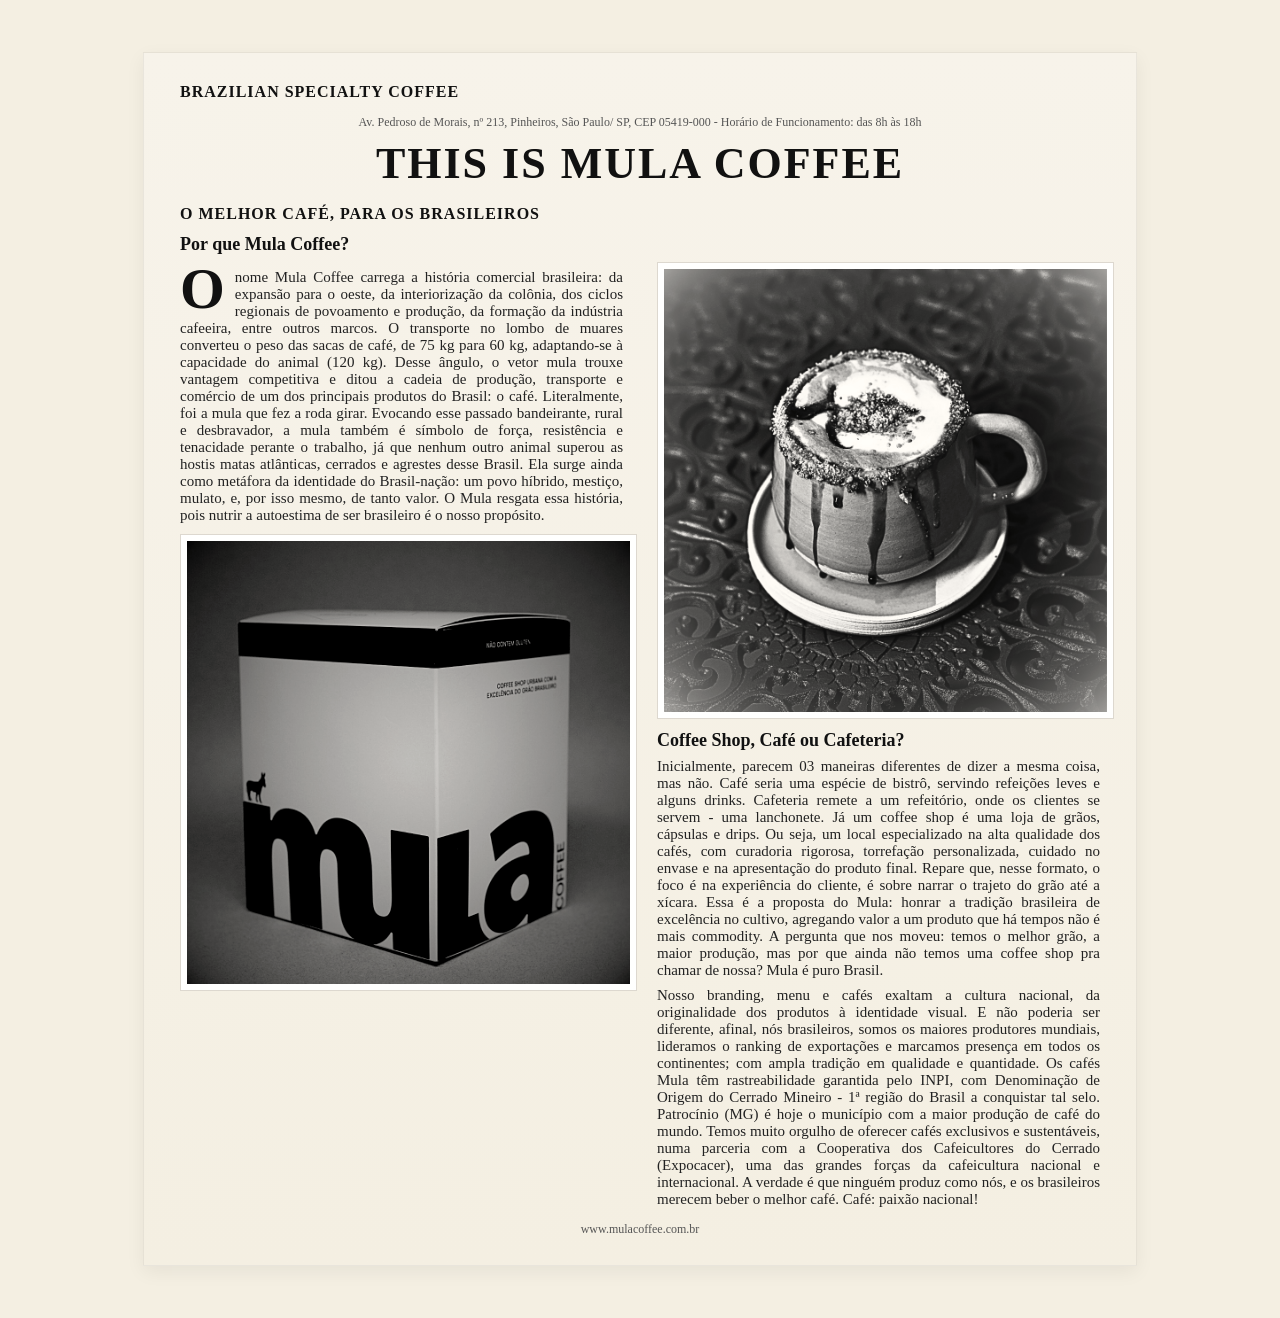
<file: 11022026.html>
<!DOCTYPE html>
<html lang="pt-br">
<head>
    <meta charset="UTF-8">
    <meta name="viewport" content="width=device-width, initial-scale=1.0">
    <title>Mula Coffee</title>
    <link rel="stylesheet" href="news/style.css">
</head>
<body class="newspaper">
    <div class="paper">
    <h2>Brazilian Specialty Coffee</h2>
    <p class="byline">Av. Pedroso de Morais, nº 213, Pinheiros, São Paulo/ SP, CEP 05419-000 - Horário de Funcionamento: das 8h às 18h</p>
    <h1>This is Mula coffee</h1>
    <h2>o melhor café, para os brasileiros</h2>
    <h3>Por que Mula Coffee?</h3>
    <div class="article">
    <p class="dropcap">O nome Mula Coffee carrega a história comercial brasileira: da expansão para o oeste, da interiorização da colônia, dos ciclos regionais de povoamento e produção, da formação da indústria cafeeira, entre outros marcos. O transporte no lombo de muares converteu o peso das sacas de café, de 75 kg para 60 kg, adaptando-se à capacidade do animal (120 kg). Desse ângulo, o vetor mula trouxe vantagem competitiva e ditou a cadeia de produção, transporte e comércio de um dos principais produtos do Brasil: o café. Literalmente, foi a mula que fez a roda girar. Evocando esse passado bandeirante, rural e desbravador, a mula também é símbolo de força, resistência e tenacidade perante o trabalho, já que nenhum outro animal superou as hostis matas atlânticas, cerrados e agrestes desse Brasil. Ela surge ainda como metáfora da identidade do Brasil-nação: um povo híbrido, mestiço, mulato, e, por isso mesmo, de tanto valor. O Mula resgata essa história, pois nutrir a autoestima de ser brasileiro é o nosso propósito.</p>
    <img src="news/img1.png" alt="Mula Coffee - Imagem 1">
    <img src="news/img2.png" alt="Mula Coffee - Imagem 2">
    <h3>Coffee Shop, Café ou Cafeteria?</h3>
    <p>Inicialmente, parecem 03 maneiras diferentes de dizer a mesma coisa, mas não. Café seria uma espécie de bistrô, servindo refeições leves e alguns drinks.  Cafeteria remete a um refeitório, onde os clientes se servem - uma lanchonete. Já um coffee shop é uma loja de grãos, cápsulas e drips. Ou seja, um local especializado na alta qualidade dos cafés, com curadoria rigorosa, torrefação personalizada, cuidado no envase e na apresentação do produto final. Repare que, nesse formato, o foco é na experiência do cliente, é sobre narrar o trajeto do grão até a xícara. Essa é a proposta do Mula: honrar a tradição brasileira de excelência no cultivo, agregando valor a um produto que há tempos não é mais commodity. A pergunta que nos moveu: temos o melhor grão, a maior produção, mas por que ainda não temos uma coffee shop pra chamar de nossa? Mula é puro Brasil. </p>

    <p>Nosso branding, menu e cafés exaltam a cultura nacional, da originalidade dos produtos à identidade visual. E não poderia ser diferente, afinal, nós brasileiros, somos os maiores produtores mundiais, lideramos o ranking de exportações e marcamos presença em todos os continentes; com ampla tradição em qualidade e quantidade. Os cafés Mula têm rastreabilidade garantida pelo INPI, com Denominação de Origem do Cerrado Mineiro - 1ª região do Brasil a conquistar tal selo. Patrocínio (MG) é hoje o município com a maior produção de café do mundo. Temos  muito orgulho de oferecer cafés exclusivos e sustentáveis, numa   parceria com a Cooperativa dos Cafeicultores do Cerrado (Expocacer), uma das grandes forças da cafeicultura nacional e internacional. A verdade é que ninguém produz como nós, e os brasileiros merecem beber o melhor café. Café: paixão nacional!</p>
    </div>
    <div class="footer">www.mulacoffee.com.br</div>
    </div>
</body>
</html>
</file>
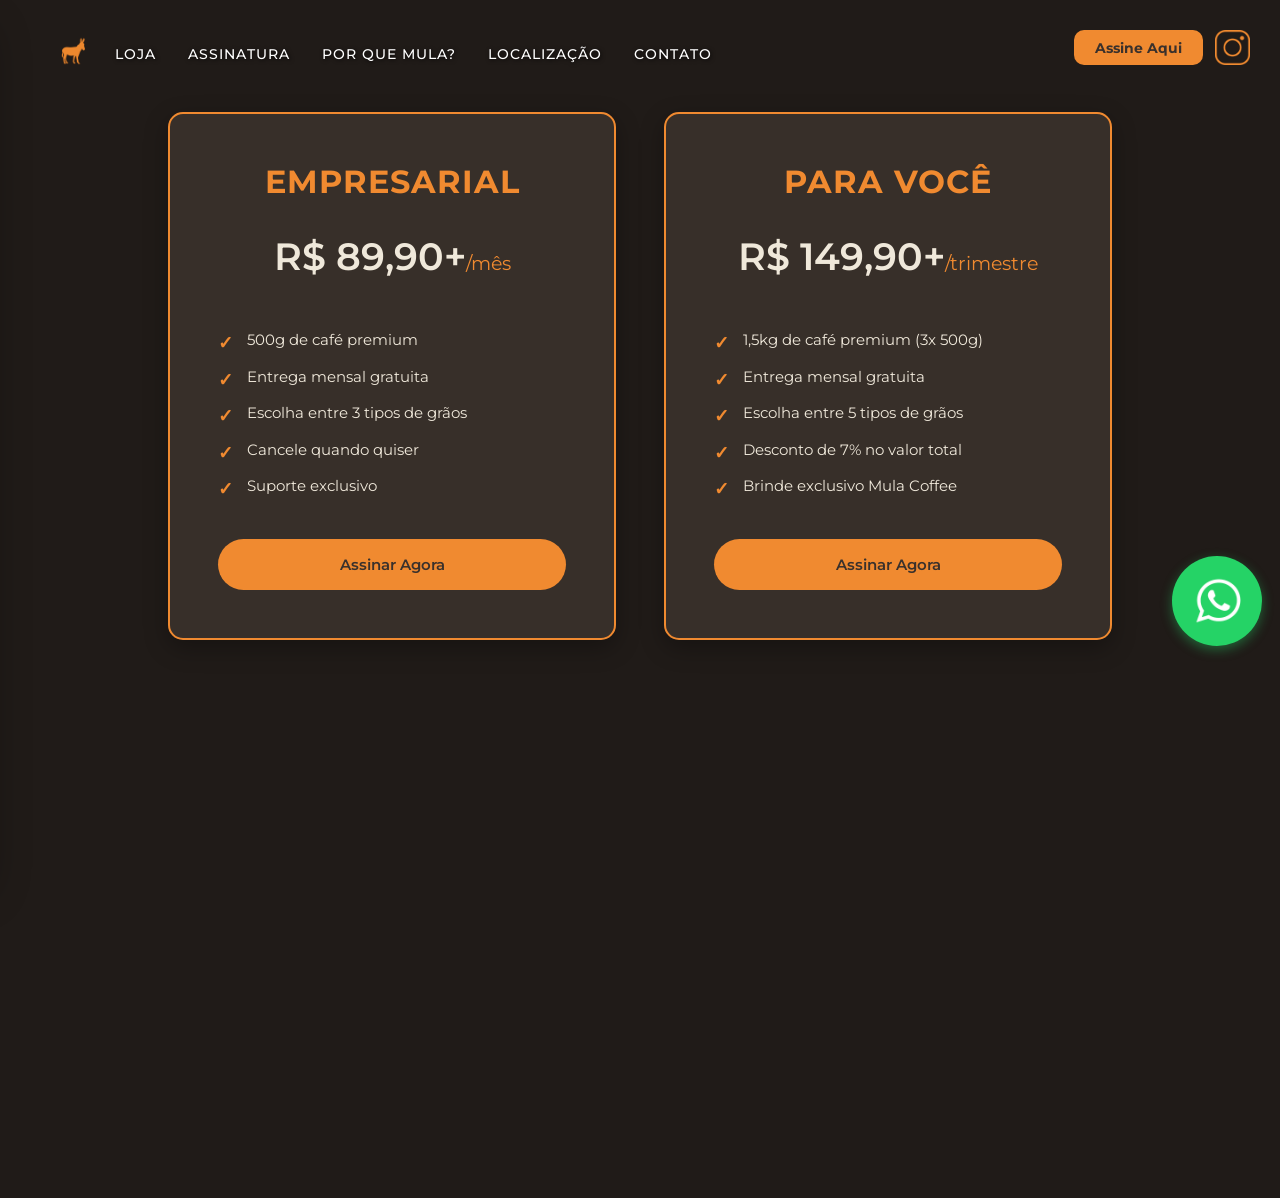
<file: ass.html>
<DOCTYPE html>
<html lang="pt-BR">
<head>
    <meta charset="UTF-8">
    <meta name="viewport" content="width=device-width, initial-scale=1.0">
    <title>Mula Coffee</title>
    <link rel="stylesheet" href="style.css">
    <link rel="preconnect" href="https://fonts.googleapis.com">
    <link rel="preconnect" href="https://fonts.gstatic.com" crossorigin>
    <link href="https://fonts.googleapis.com/css2?family=Montserrat:ital,wght@0,100..900;1,100..900&display=swap" rel="stylesheet">
</head>
<body class="page">
    <nav>
        <a href="index.html"><img id="iconnav" src="assets/png/icon.png" alt="icon"></a>
        <button id="menu"><img src="assets/png/menu-orange.png" alt="menu"></button>
        <div class="nav-links">
                <a href="https://mula.catalog.yampi.io/mula-coffee/l" target="_blank"><h1>Loja</h1></a>
                <a href="ass.html"><h1>Assinatura</h1></a>
                <a href="noticias.html"><h1>Por que Mula?</h1></a>
                <a href="http://www.google.com/maps/place/mula+coffee/data=!4m2!3m1!1s0x94ce57002003e265:0x90a91d9e183b3b97?sa=X&ved=1t:242&ictx=111" target="_blank" rel="noopener noreferrer"><h1>Localização</h1></a>
                <a href="contact.html"><h1>Contato</h1></a>
        </div>
       
    </nav>
    <div class="nav-actions">
        <a href="ass.html" target="_blank" rel="noopener noreferrer" class="buy">Assine Aqui</a>
        <a href="https://www.instagram.com/mulacoffeeshop/" target="_blank" rel="noopener noreferrer"><img class="insta" src="assets/png/instagram-orange.png" alt="insta"></a>
    </div>
<a href="https://wa.me/11944920237" target="_blank" class="whatsapp-btn">
    
        <img id="wttzp" src="assets/png/wttzp.png" alt="wttzp">
    
</a>

    <!-- Subscription Section -->
    <div class="subscription-container">
        <!-- Plano Mensal -->
        <div class="subscription-box">
            <h2>Empresarial</h2>
            <div class="price">R$ 89,90+<span>/mês</span></div>
            <ul class="benefits">
                <li>500g de café premium</li>
                <li>Entrega mensal gratuita</li>
                <li>Escolha entre 3 tipos de grãos</li>
                <li>Cancele quando quiser</li>
                <li>Suporte exclusivo</li>
            </ul>
            <a href="https://wa.me/11944920237?text=Olá,%20quero%20assinar%20o%20Plano%20Empresarial!" target="_blank" class="subscription-btn">Assinar Agora</a>
        </div>

        <!-- Plano Trimestral -->
        <div class="subscription-box">
            <h2>Para Você</h2>
            <div class="price">R$ 149,90+<span>/trimestre</span></div>
            <ul class="benefits">
                <li>1,5kg de café premium (3x 500g)</li>
                <li>Entrega mensal gratuita</li>
                <li>Escolha entre 5 tipos de grãos</li>
                <li>Desconto de 7% no valor total</li>
                <li>Brinde exclusivo Mula Coffee</li>
            </ul>
            <a href="step1.html" class="subscription-btn">Assinar Agora</a>
        </div>
    </div>

    <!-- Left sidebar (opens when menu button is pressed on small screens) -->
    <div id="sidebar-overlay" class="sidebar-overlay" aria-hidden="true"></div>
    <aside id="sidebar" class="sidebar" aria-hidden="true">
        <header class="sidebar-header">
            <a href="index.html"><div class="sidebar-logo"><img src="assets/png/logopreta.png" alt="mula"></div></a>
            <button type="button" class="sidebar-close" aria-label="Fechar menu">
                <img src="assets/png/close.png" alt="">
            </button>
        </header>
        <div class="sidebar-footer">
            <a href="https://mula.catalog.yampi.io/mula-coffee/l"><div class="sidebar-item"><h1 class="sidebar-text">Loja</h1><span class="sidebar-label"></span></div></a>
            <a href="ass.html"><div class="sidebar-item"><h1 class="sidebar-text">Assinatura</h1><span class="sidebar-label"></span></div></a>
            <a href="noticias.html"><div class="sidebar-item"><h1 class="sidebar-text">Por que Mula?</h1><span class="sidebar-label"></span></div></a>
            
            <a href="http://www.google.com/maps/place/mula+coffee/data=!4m2!3m1!1s0x94ce57002003e265:0x90a91d9e183b3b97?sa=X&ved=1t:242&ictx=111"><div class="sidebar-item"><h1 class="sidebar-text">Localização</h1><span class="sidebar-label"></span></div></a>
            <a href="contact.html" target="_blank" rel="noopener noreferrer"><div class="sidebar-item"><h1 class="sidebar-text">Contato</h1><span class="sidebar-label"></span></div></a>
        </div>
    </aside>

    <script src="script.js"></script>
</body></html>
</file>
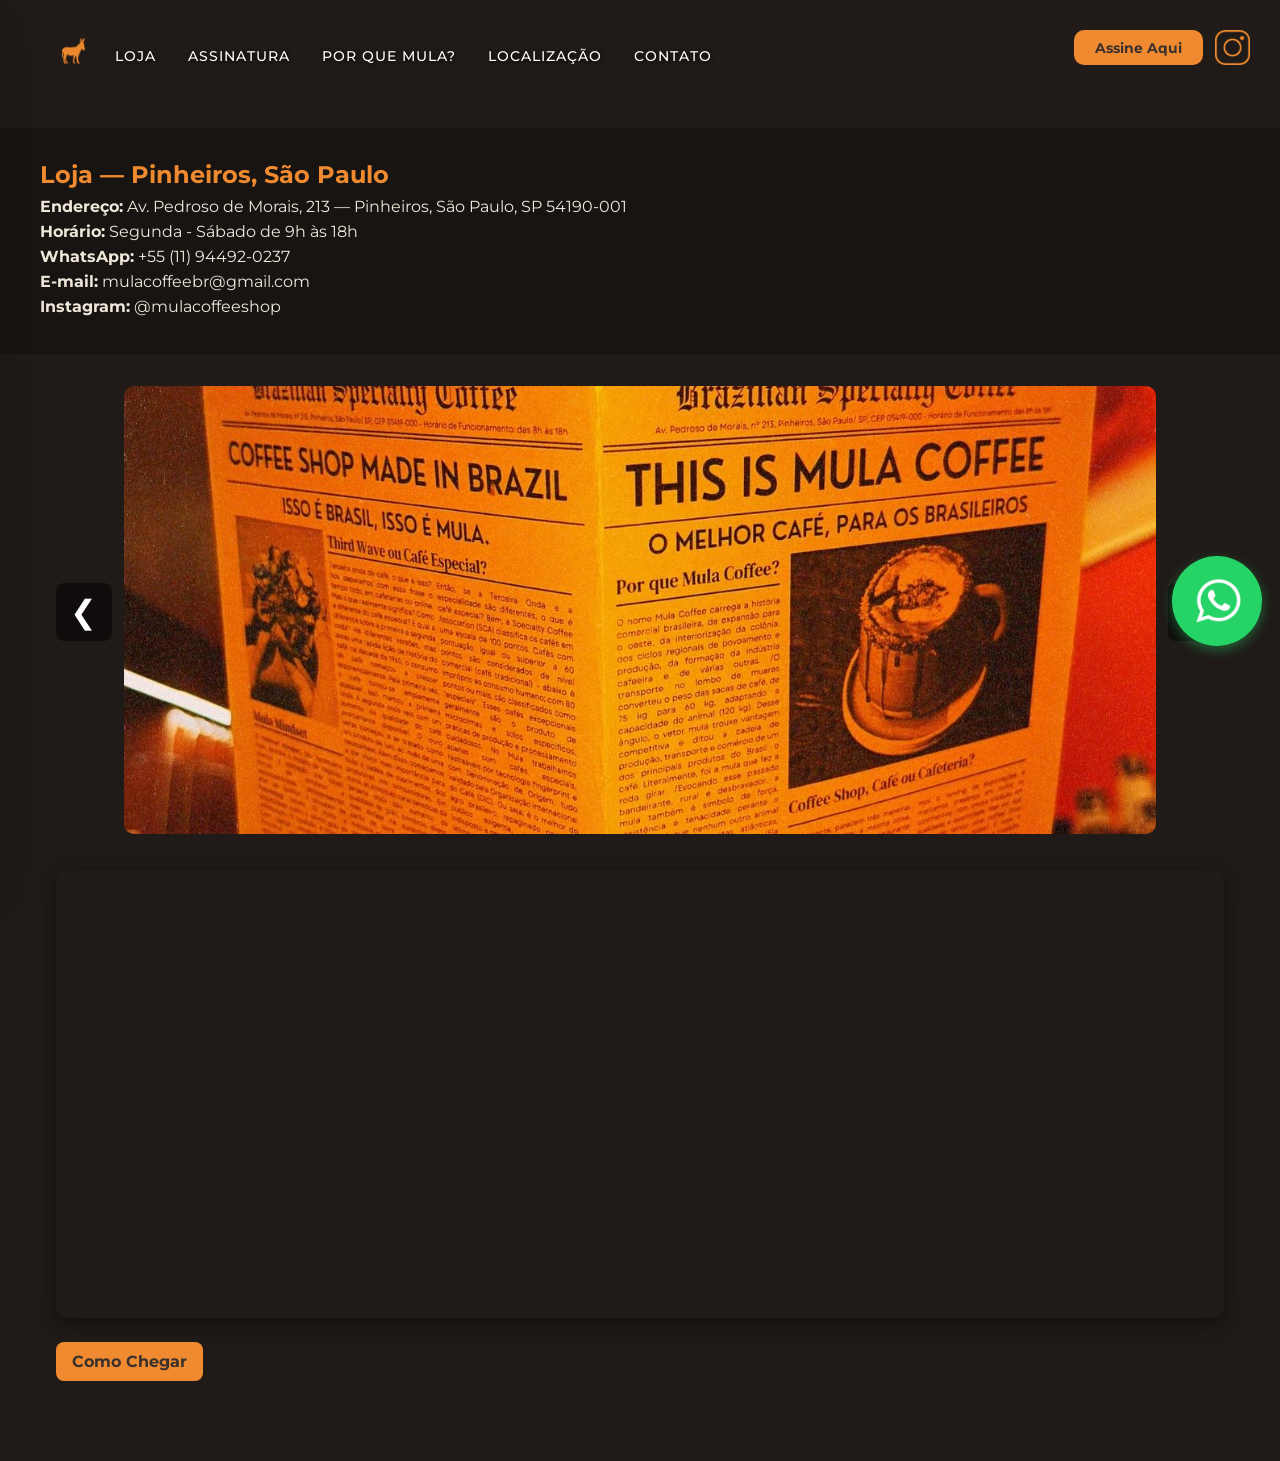
<file: contact.html>
<!DOCTYPE html>
<html lang="pt-BR">
<head>
    <meta charset="UTF-8">
    <meta name="viewport" content="width=device-width, initial-scale=1.0">
    <title>Mula Coffee</title>
    <link rel="stylesheet" href="style.css">
    <link rel="preconnect" href="https://fonts.googleapis.com">
    <link rel="preconnect" href="https://fonts.gstatic.com" crossorigin>
    <link href="https://fonts.googleapis.com/css2?family=Montserrat:ital,wght@0,100..900;1,100..900&display=swap" rel="stylesheet">
</head>
<body class="page">

    <nav>
        <a href="index.html"><img id="iconnav" src="assets/png/icon.png" alt="icon"></a>
        <button id="menu"><img src="assets/png/menu-orange.png" alt="menu"></button>
        <div class="nav-links">
            <a href="https://mula.catalog.yampi.io/mula-coffee/l" target="_blank"><h1>Loja</h1></a>
            <a href="ass.html"><h1>Assinatura</h1></a>
            <a href="noticias.html"><h1>Por que Mula?</h1></a>
            <a href="http://www.google.com/maps/place/mula+coffee/data=!4m2!3m1!1s0x94ce57002003e265:0x90a91d9e183b3b97?sa=X&ved=1t:242&ictx=111" target="_blank" rel="noopener noreferrer"><h1>Localização</h1></a>
            <a href="contact.html"><h1>Contato</h1></a>
        </div>
    </nav>
    
    <a href="https://wa.me/11944920237" target="_blank" class="whatsapp-btn">
        <img id="wttzp" src="assets/png/wttzp.png" alt="WhatsApp">
    </a>

    <div class="nav-actions">
        <a href="ass.html" target="_blank" rel="noopener noreferrer" class="buy">Assine Aqui</a>
        <a href="https://www.instagram.com/mulacoffeeshop/" target="_blank" rel="noopener noreferrer"><img class="insta" src="assets/png/instagram-orange.png" alt="insta"></a>
    </div>

    <div id="sidebar-overlay" class="sidebar-overlay" aria-hidden="true"></div>
    <aside id="sidebar" class="sidebar" aria-hidden="true">
        <header class="sidebar-header">
            <a href="index.html"><div class="sidebar-logo"><img src="assets/png/logopreta.png" alt="mula"></div></a>
            <button type="button" class="sidebar-close" aria-label="Fechar menu">
                <img src="assets/png/close.png" alt="Fechar">
            </button>
        </header>
        <div class="sidebar-footer">
            <a href="https://mula.catalog.yampi.io/mula-coffee/l"><div class="sidebar-item"><h1 class="sidebar-text">Loja</h1></div></a>
            <a href="ass.html"><div class="sidebar-item"><h1 class="sidebar-text">Assinatura</h1></div></a>
            <a href="noticias.html"><div class="sidebar-item"><h1 class="sidebar-text">Por que Mula?</h1></div></a>
            <a href="http://www.google.com/maps/place/mula+coffee/data=!4m2!3m1!1s0x94ce57002003e265:0x90a91d9e183b3b97?sa=X&ved=1t:242&ictx=111"><div class="sidebar-item"><h1 class="sidebar-text">Localização</h1></div></a>
            <a href="contact.html" target="_blank" rel="noopener noreferrer"><div class="sidebar-item"><h1 class="sidebar-text">Contato</h1></div></a>
        </div>
    </aside>

    <main style="margin-top: 8rem; padding-bottom: 4rem; width: 100%;">
        
        <section class="contact-header">
            <div class="contact-header-inner">
                <div class="contact-title">
                    <h1>Loja — Pinheiros, São Paulo </h1>
                    <div class="contact-contacts">
                        <p><strong>Endereço:</strong> Av. Pedroso de Morais, 213 — Pinheiros, São Paulo, SP 54190-001</p>
                        <p><strong>Horário:</strong> Segunda - Sábado de 9h às 18h</p>
                        <p><strong>WhatsApp:</strong> <a href="https://wa.me/11944920237" style="color: #efe8da;">+55 (11) 94492-0237</a></p>
                        <p><strong>E-mail:</strong> <a href="mailto:mulacoffeebr@gmail.com" style="color: #efe8da;">mulacoffeebr@gmail.com</a></p>
                        <p><strong>Instagram:</strong> <a href="https://www.instagram.com/mulacoffeeshop/" style="color: #efe8da;">@mulacoffeeshop</a></p>
                    </div>
                </div>
            </div>
        </section>

        <section class="gallery-section">
            <div class="carousel">
                <button class="carousel-btn carousel-prev" id="prevBtn">&#10094;</button>
                <div class="carousel-track">
                    <div class="carousel-slide active">
                        <img src="assets/loja/WhatsApp Image 2026-05-16 at 09.19.17.jpeg" alt="Fachada da loja">
                    </div>
                    <div class="carousel-slide">
                        <img src="assets/loja/WhatsApp Image 2026-04-27 at 18.59.02.jpeg" alt="Ambiente">
                    </div>
                    <div class="carousel-slide">
                        <img src="assets/loja/WhatsApp Image 2026-04-27 at 18.59.03 (1).jpeg" alt="Ambiente">
                    </div>
                    <div class="carousel-slide">
                        <img src="assets/loja/WhatsApp Image 2026-04-27 at 18.59.03 (2).jpeg" alt="Ambiente">
                    </div>
                    <div class="carousel-slide">
                        <img src="assets/loja/WhatsApp Image 2026-04-27 at 18.59.03 (3).jpeg" alt="Ambiente">
                    </div>
                    <div class="carousel-slide">
                        <img src="assets/loja/WhatsApp Image 2026-04-27 at 18.59.03 (4).jpeg" alt="Ambiente">
                    </div>
                    <div class="carousel-slide">
                        <img src="assets/loja/WhatsApp Image 2026-04-27 at 18.59.03.jpeg" alt="Ambiente">
                    </div>
                    <div class="carousel-slide">
                        <img src="assets/loja/WhatsApp Image 2026-04-27 at 18.59.04 (3).jpeg" alt="Ambiente">
                    </div>
                    <div class="carousel-slide">
                        <img src="assets/loja/WhatsApp Image 2026-04-27 at 18.59.06 (2).jpeg" alt="Ambiente">
                    </div>
                    <div class="carousel-slide">
                        <img src="assets/loja/WhatsApp Image 2026-04-27 at 19.05.38 (5).jpeg" alt="Ambiente">
                    </div>
                    <div class="carousel-slide">
                        <img src="assets/loja/WhatsApp Image 2026-04-27 at 19.06.52.jpeg" alt="Ambiente">
                    </div>
                    <div class="carousel-slide">
                        <img src="assets/loja/WhatsApp Image 2026-04-27 at 19.23.46 (1).jpeg" alt="Ambiente">
                    </div>
                    <div class="carousel-slide">
                        <img src="assets/loja/WhatsApp Image 2026-04-27 at 19.24.28.jpeg" alt="Ambiente">
                    </div>
                    <div class="carousel-slide">
                        <img src="assets/loja/WhatsApp Image 2026-04-27 at 19.24.29.jpeg" alt="Ambiente">
                    </div>
                </div>
                <button class="carousel-btn carousel-next" id="nextBtn">&#10095;</button>
            </div>
        </section>

        <section class="how-to-get">
            <div class="map-container">
                <iframe src="https://www.google.com/maps/embed?pb=!1m18!1m12!1m3!1d3657.0177156108375!2d-46.69338662768394!3d-23.567807214942412!2m3!1f0!2f0!3f0!3m2!1i1024!2i768!4f13.1!3m3!1m2!1s0x94ce57002003e265%3A0x90a91d9e183b3b97!2sMula%20Coffee!5e0!3m2!1spt-BR!2sbr!4v1778785230936!5m2!1spt-BR!2sbr" width="100%" height="100%" style="border:0;" allowfullscreen="" loading="lazy" referrerpolicy="no-referrer-when-downgrade"></iframe>
            </div>
            <a href="https://maps.app.goo.gl/hnHebWFvHuhtM8Sv5" target="_blank" rel="noopener noreferrer" class="directions-btn">Como Chegar</a>
        </section>

    </main>

    <script src="script.js"></script>
    
    <script>
        document.addEventListener('DOMContentLoaded', () => {
            const slides = document.querySelectorAll('.carousel-slide');
            const prevBtn = document.getElementById('prevBtn');
            const nextBtn = document.getElementById('nextBtn');
            let currentIndex = 0;

            function showSlide(index) {
                slides.forEach(slide => slide.classList.remove('active'));
                
                if (index >= slides.length) {
                    currentIndex = 0;
                } else if (index < 0) {
                    currentIndex = slides.length - 1;
                } else {
                    currentIndex = index;
                }
                
                slides[currentIndex].classList.add('active');
            }

            nextBtn.addEventListener('click', () => {
                showSlide(currentIndex + 1);
            });

            prevBtn.addEventListener('click', () => {
                showSlide(currentIndex - 1);
            });
        });
    </script>
</body>
</html>
</file>
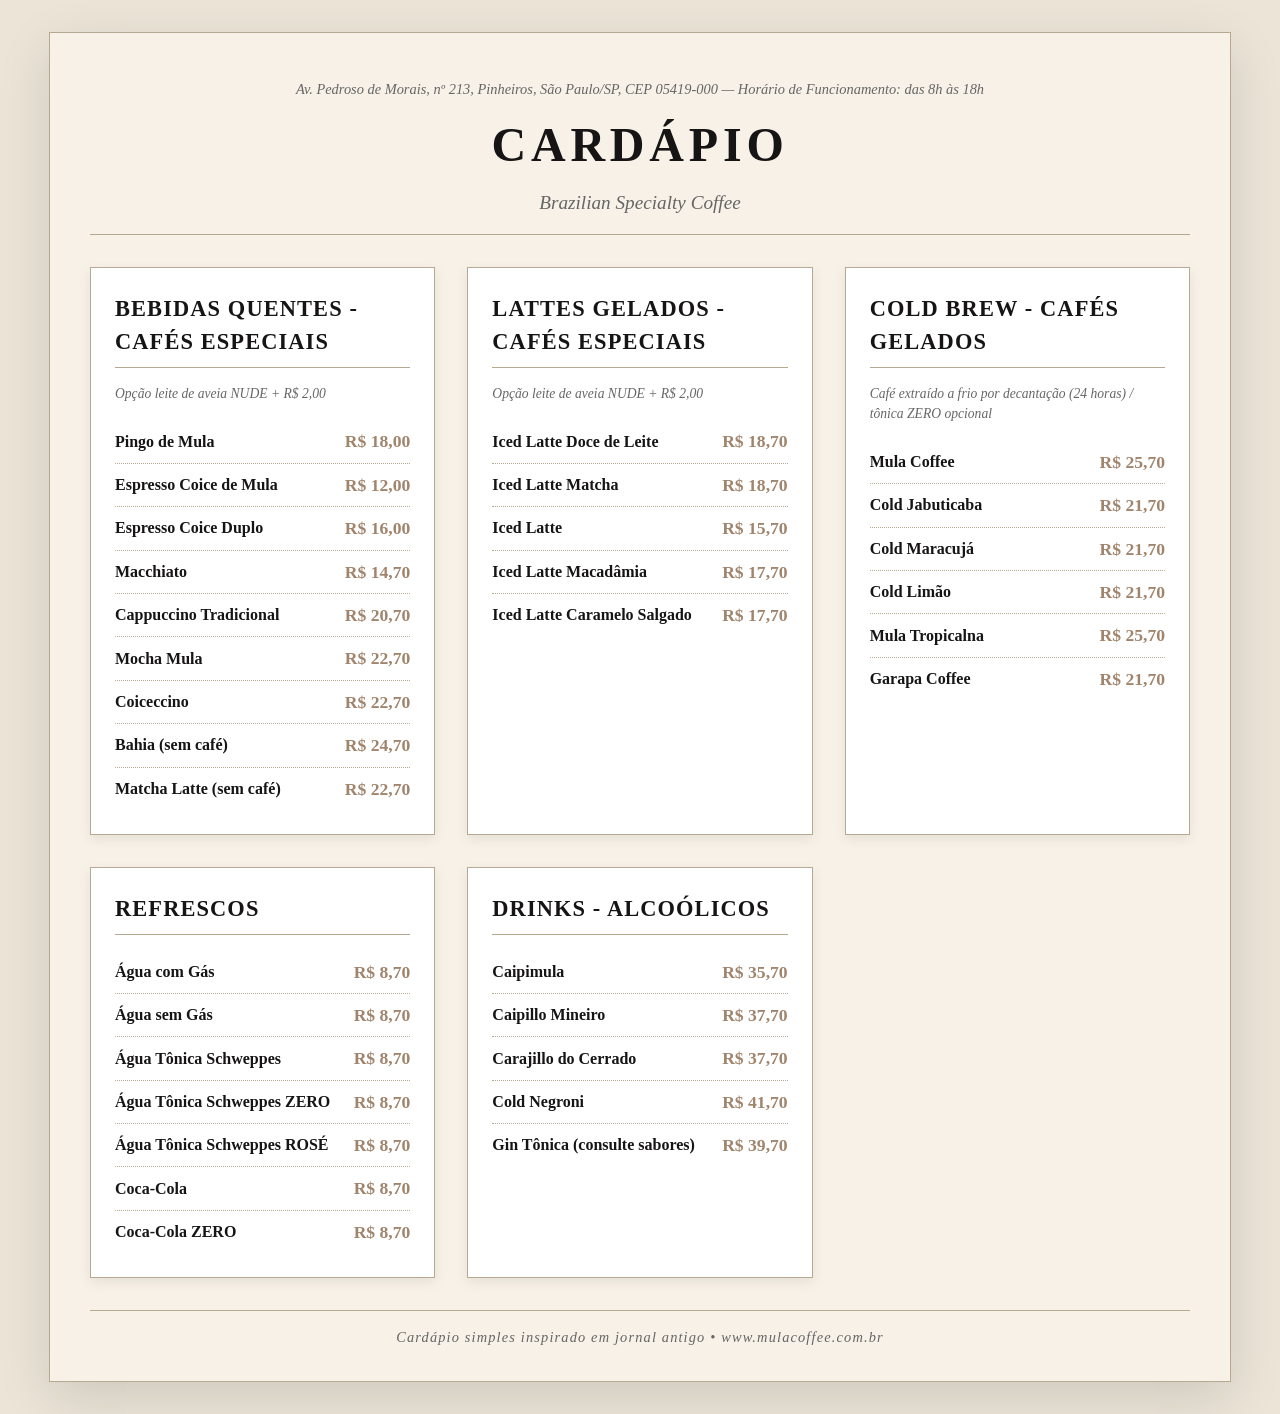
<file: menu.html>
<!DOCTYPE html>
<html lang="pt-BR">
<head>
    <meta charset="UTF-8">
    <meta name="viewport" content="width=device-width, initial-scale=1.0">
    <title>Mula Coffee</title>
    <link rel="stylesheet" href="menu.css">
</head>
<body class="newspaper">
    <div class="paper">
        <header class="paper-header">
            <p class="byline">Av. Pedroso de Morais, nº 213, Pinheiros, São Paulo/SP, CEP 05419-000 — Horário de Funcionamento: das 8h às 18h</p>
            <h1>Cardápio</h1>
            <p class="subtitle">Brazilian Specialty Coffee</p>
        </header>

        <main class="menu-grid">
            <section class="menu-section">
                <h2>Bebidas Quentes - Cafés Especiais</h2>
                <p class="section-note">Opção leite de aveia NUDE + R$ 2,00</p>
                <ul class="item-list">
                    <li><span class="item-name">Pingo de Mula</span><span class="item-price">R$ 18,00</span></li>
                    <li><span class="item-name">Espresso Coice de Mula</span><span class="item-price">R$ 12,00</span></li>
                    <li><span class="item-name">Espresso Coice Duplo</span><span class="item-price">R$ 16,00</span></li>
                    <li><span class="item-name">Macchiato</span><span class="item-price">R$ 14,70</span></li>
                    <li><span class="item-name">Cappuccino Tradicional</span><span class="item-price">R$ 20,70</span></li>
                    <li><span class="item-name">Mocha Mula</span><span class="item-price">R$ 22,70</span></li>
                    <li><span class="item-name">Coiceccino</span><span class="item-price">R$ 22,70</span></li>
                    <li><span class="item-name">Bahia (sem café)</span><span class="item-price">R$ 24,70</span></li>
                    <li><span class="item-name">Matcha Latte (sem café)</span><span class="item-price">R$ 22,70</span></li>
                </ul>
            </section>

            <section class="menu-section">
                <h2>Lattes Gelados - Cafés Especiais</h2>
                <p class="section-note">Opção leite de aveia NUDE + R$ 2,00</p>
                <ul class="item-list">
                    <li><span class="item-name">Iced Latte Doce de Leite</span><span class="item-price">R$ 18,70</span></li>
                    <li><span class="item-name">Iced Latte Matcha</span><span class="item-price">R$ 18,70</span></li>
                    <li><span class="item-name">Iced Latte</span><span class="item-price">R$ 15,70</span></li>
                    <li><span class="item-name">Iced Latte Macadâmia</span><span class="item-price">R$ 17,70</span></li>
                    <li><span class="item-name">Iced Latte Caramelo Salgado</span><span class="item-price">R$ 17,70</span></li>
                </ul>
            </section>

            <section class="menu-section">
                <h2>Cold Brew - Cafés Gelados</h2>
                <p class="section-note">Café extraído a frio por decantação (24 horas) / tônica ZERO opcional</p>
                <ul class="item-list">
                    <li><span class="item-name">Mula Coffee</span><span class="item-price">R$ 25,70</span></li>
                    <li><span class="item-name">Cold Jabuticaba</span><span class="item-price">R$ 21,70</span></li>
                    <li><span class="item-name">Cold Maracujá</span><span class="item-price">R$ 21,70</span></li>
                    <li><span class="item-name">Cold Limão</span><span class="item-price">R$ 21,70</span></li>
                    <li><span class="item-name">Mula Tropicalna</span><span class="item-price">R$ 25,70</span></li>
                    <li><span class="item-name">Garapa Coffee</span><span class="item-price">R$ 21,70</span></li>
                </ul>
            </section>

            <section class="menu-section">
                <h2>Refrescos</h2>
                <ul class="item-list">
                    <li><span class="item-name">Água com Gás</span><span class="item-price">R$ 8,70</span></li>
                    <li><span class="item-name">Água sem Gás</span><span class="item-price">R$ 8,70</span></li>
                    <li><span class="item-name">Água Tônica Schweppes</span><span class="item-price">R$ 8,70</span></li>
                    <li><span class="item-name">Água Tônica Schweppes ZERO</span><span class="item-price">R$ 8,70</span></li>
                    <li><span class="item-name">Água Tônica Schweppes ROSÉ</span><span class="item-price">R$ 8,70</span></li>
                    <li><span class="item-name">Coca-Cola</span><span class="item-price">R$ 8,70</span></li>
                    <li><span class="item-name">Coca-Cola ZERO</span><span class="item-price">R$ 8,70</span></li>
                </ul>
            </section>

            <section class="menu-section">
                <h2>Drinks - Alcoólicos</h2>
                <ul class="item-list">
                    <li><span class="item-name">Caipimula</span><span class="item-price">R$ 35,70</span></li>
                    <li><span class="item-name">Caipillo Mineiro</span><span class="item-price">R$ 37,70</span></li>
                    <li><span class="item-name">Carajillo do Cerrado</span><span class="item-price">R$ 37,70</span></li>
                    <li><span class="item-name">Cold Negroni</span><span class="item-price">R$ 41,70</span></li>
                    <li><span class="item-name">Gin Tônica (consulte sabores)</span><span class="item-price">R$ 39,70</span></li>
                </ul>
            </section>
        </main>

        <footer class="paper-footer">Cardápio simples inspirado em jornal antigo • www.mulacoffee.com.br</footer>
    </div>
</body>
</html>
</file>
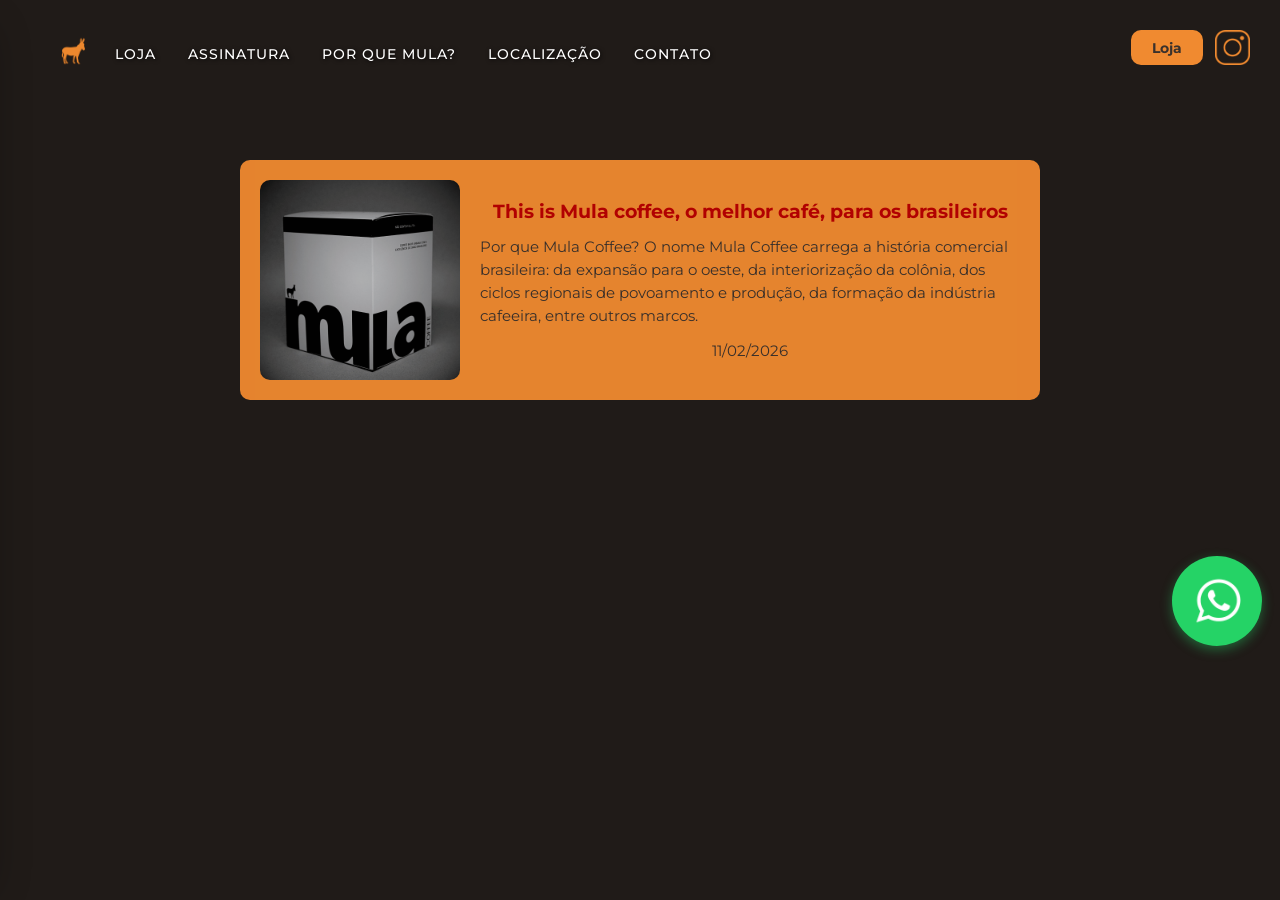
<file: noticias.html>
<DOCTYPE html>
    <html lang="pt-BR">
    <head>
        <meta charset="UTF-8">
        <meta name="viewport" content="width=device-width, initial-scale=1.0">
        <title>Mula Coffee</title>
        <link rel="stylesheet" href="style.css">
        <link rel="preconnect" href="https://fonts.googleapis.com">
        <link rel="preconnect" href="https://fonts.gstatic.com" crossorigin>
        <link href="https://fonts.googleapis.com/css2?family=Montserrat:ital,wght@0,100..900;1,100..900&display=swap" rel="stylesheet">
    </head>
    <body class="page">

    <nav>
        <a href="index.html"><img id="iconnav" src="assets/png/icon.png" alt="icon"></a>
        <button id="menu"><img src="assets/png/menu-orange.png" alt="menu"></button>
        <div class="nav-links">
                <a href="https://mula.catalog.yampi.io/mula-coffee/l" target="_blank"><h1>Loja</h1></a>
                <a href="ass.html"><h1>Assinatura</h1></a>
                <a href="noticias.html"><h1>Por que Mula?</h1></a>
                <a href="http://www.google.com/maps/place/mula+coffee/data=!4m2!3m1!1s0x94ce57002003e265:0x90a91d9e183b3b97?sa=X&ved=1t:242&ictx=111" target="_blank" rel="noopener noreferrer"><h1>Localização</h1></a>
                <a href="contact.html"><h1>Contato</h1></a>
        </div>
       
    </nav>
    <a href="https://wa.me/11944920237" target="_blank" class="whatsapp-btn">
    
        <img id="wttzp" src="assets/png/wttzp.png" alt="wttzp">
    
</a>

    <div class="nav-actions">
        <a href="https://mula.catalog.yampi.io/mula-coffee/l" target="_blank" rel="noopener noreferrer" class="buy">Loja</a>
        <a href="https://www.instagram.com/mulacoffeeshop/" target="_blank" rel="noopener noreferrer"><img class="insta" src="assets/png/instagram-orange.png" alt="insta"></a>
    </div>
        <!-- Left sidebar (opens when menu button is pressed on small screens) -->
        <div id="sidebar-overlay" class="sidebar-overlay" aria-hidden="true"></div>
        <aside id="sidebar" class="sidebar" aria-hidden="true">
            <header class="sidebar-header">
                <a href="index.html"><div class="sidebar-logo"><img src="assets/png/logopreta.png" alt="mula"></div></a>
                <button type="button" class="sidebar-close" aria-label="Fechar menu">
                    <img src="assets/png/close.png" alt="">
                </button>
            </header>
        <div class="sidebar-footer">
            <a href="https://mula.catalog.yampi.io/mula-coffee/l"><div class="sidebar-item"><h1 class="sidebar-text">Loja</h1><span class="sidebar-label"></span></div></a>
            <a href="ass.html"><div class="sidebar-item"><h1 class="sidebar-text">Assinatura</h1><span class="sidebar-label"></span></div></a>
            <a href="noticias.html"><div class="sidebar-item"><h1 class="sidebar-text">Por que Mula?</h1><span class="sidebar-label"></span></div></a>
            
            <a href="http://www.google.com/maps/place/mula+coffee/data=!4m2!3m1!1s0x94ce57002003e265:0x90a91d9e183b3b97?sa=X&ved=1t:242&ictx=111"><div class="sidebar-item"><h1 class="sidebar-text">Localização</h1><span class="sidebar-label"></span></div></a>
            <a href="contact.html" target="_blank" rel="noopener noreferrer"><div class="sidebar-item"><h1 class="sidebar-text">Contato</h1><span class="sidebar-label"></span></div></a>
        </div>
        </aside>
            <main role="main">
                <div class="news">
                    <a href="11022026.html" target="_blank"><img class="news-img" src="news/img1.png" alt="Produção de café da Colômbia">
                    <div class="links-buttons">
                        <h1>This is Mula coffee, o melhor café, para os brasileiros</h1>
                        <p>Por que Mula Coffee? O nome Mula Coffee carrega a história comercial brasileira: da expansão para o oeste, da interiorização da colônia, dos ciclos regionais de povoamento e produção, da formação da indústria cafeeira, entre outros marcos.</p>
                        <p>11/02/2026</p>
                    </div></a>
                </div>

            </main>
        <script src="script.js"></script>
    </body></html>
</file>
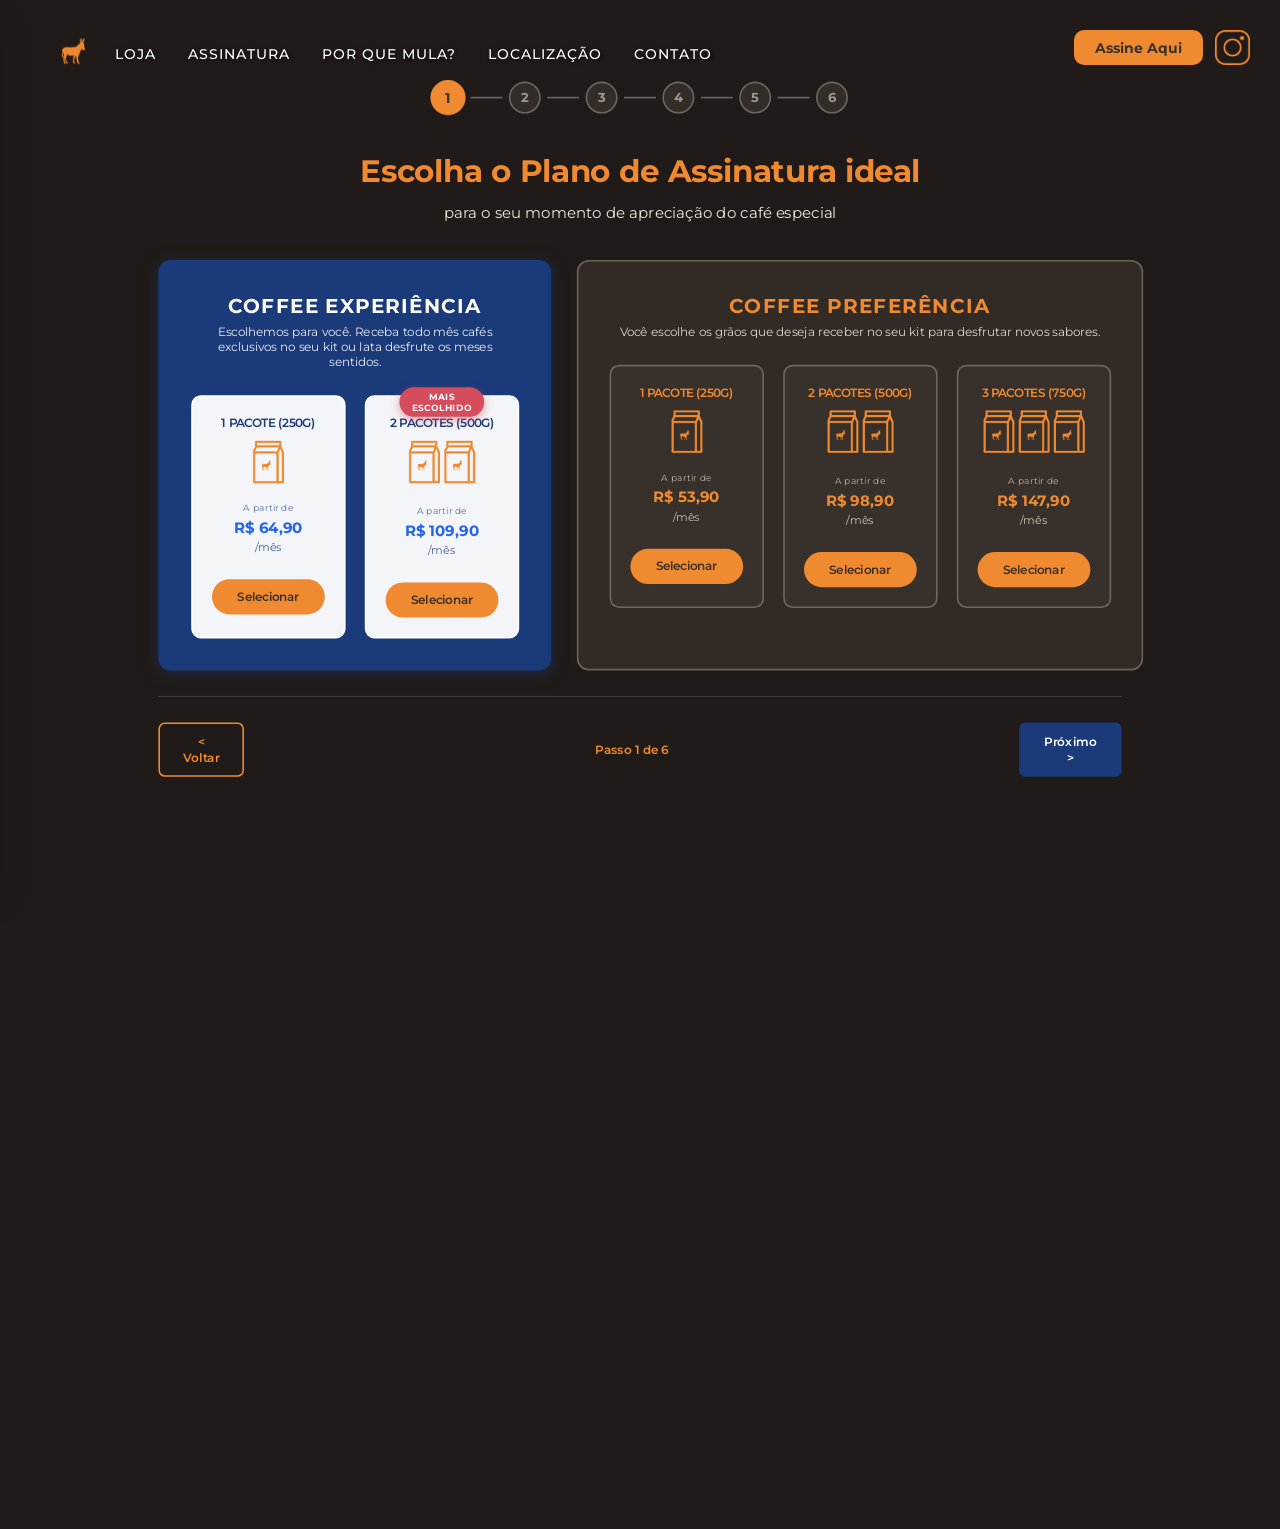
<file: step1.html>
<DOCTYPE html>
<html lang="pt-BR">
<head>
    <meta charset="UTF-8">
    <meta name="viewport" content="width=device-width, initial-scale=1.0">
    <title>Mula Coffee</title>
    <link rel="stylesheet" href="style.css">
    <link rel="preconnect" href="https://fonts.googleapis.com">
    <link rel="preconnect" href="https://fonts.gstatic.com" crossorigin>
    <link href="https://fonts.googleapis.com/css2?family=Montserrat:ital,wght@0,100..900;1,100..900&display=swap" rel="stylesheet">
</head>
<body class="page">
    

    <nav>
        <a href="index.html"><img id="iconnav" src="assets/png/icon.png" alt="icon"></a>
        <button id="menu"><img src="assets/png/menu-orange.png" alt="menu"></button>
        <div class="nav-links">
                <a href="https://mula.catalog.yampi.io/mula-coffee/l" target="_blank"><h1>Loja</h1></a>
                <a href="ass.html"><h1>Assinatura</h1></a>
                <a href="noticias.html"><h1>Por que Mula?</h1></a>
                <a href="http://www.google.com/maps/place/mula+coffee/data=!4m2!3m1!1s0x94ce57002003e265:0x90a91d9e183b3b97?sa=X&ved=1t:242&ictx=111" target="_blank" rel="noopener noreferrer"><h1>Localização</h1></a>
                <a href="contact.html"><h1>Contato</h1></a>
        </div>
       
    </nav>
    <div class="nav-actions">
        <a href="ass.html" target="_blank" rel="noopener noreferrer" class="buy">Assine Aqui</a>
        <a href="https://www.instagram.com/mulacoffeeshop/" target="_blank" rel="noopener noreferrer"><img class="insta" src="assets/png/instagram-orange.png" alt="insta"></a>
    </div>


    <!-- Step-by-Step Subscription System -->
    <div class="step-wizard-container">
        <!-- Progress Indicator -->
        <div class="step-progress">
            <div class="step-indicator active">1</div>
            <div class="step-line"></div>
            <div class="step-indicator">2</div>
            <div class="step-line"></div>
            <div class="step-indicator">3</div>
            <div class="step-line"></div>
            <div class="step-indicator">4</div>
            <div class="step-line"></div>
            <div class="step-indicator">5</div>
            <div class="step-line"></div>
            <div class="step-indicator">6</div>
        </div>

        <!-- Step 1: Escolha de Quantidade e Estilo -->
        <div class="step-content active" id="step-1">
            <h2 class="step-title">Escolha o Plano de Assinatura ideal</h2>
            <p class="step-subtitle">para o seu momento de apreciação do café especial</p>

            <div class="plans-wrapper-grid">
                <!-- PLANO COFFEE EXPERIÊNCIA (Destaque - Esquerda) -->
                <div class="plan-section highlight">
                    <h3 class="plan-type-title">Coffee Experiência</h3>
                    <p class="plan-type-desc">Escolhemos para você. Receba todo mês cafés exclusivos no seu kit ou lata desfrute os meses sentidos.</p>
                    
                    <div class="plan-options-experiencia">
                        <!-- Opção 250g -->
                        <div class="plan-card" data-plan="experiencia" data-amount="250" data-price="64.90">
                            <div class="plan-quantity">1 pacote (250g)</div>
                            <img class="pacote" src="assets/png/pacote.png" alt="">
                            <div class="plan-price">
                                <span class="price-label">A partir de</span>
                                <span class="price-value">R$ 64,90</span>
                                <span class="price-period">/mês</span>
                            </div>
                            <button class="plan-select-btn">Selecionar</button>
                        </div>

                        <!-- Opção 500g - MAIS ESCOLHIDO -->
                        <div class="plan-card popular" data-plan="experiencia" data-amount="500" data-price="109.90">
                            <div class="popular-badge">MAIS ESCOLHIDO</div>
                            <div class="plan-quantity">2 pacotes (500g)</div>
                            <img class="pacote" src="assets/png/pacote.png" alt="">
                            <img class="pacote" src="assets/png/pacote.png" alt="">
                            <div class="plan-price">
                                <span class="price-label">A partir de</span>
                                <span class="price-value">R$ 109,90</span>
                                <span class="price-period">/mês</span>
                            </div>
                            <button class="plan-select-btn">Selecionar</button>
                        </div>
                    </div>
                </div>

                <!-- PLANO COFFEE PREFERÊNCIA (Direita) -->
                <div class="plan-section">
                    <h3 class="plan-type-title">Coffee Preferência</h3>
                    <p class="plan-type-desc">Você escolhe os grãos que deseja receber no seu kit para desfrutar novos sabores.</p>
                    
                    <div class="plan-options-preferencia">
                        <!-- Opção 250g -->
                        <div class="plan-card" data-plan="preferencia" data-amount="250" data-price="53.90">
                            <div class="plan-quantity">1 pacote (250g)</div>
                            <img class="pacote" src="assets/png/pacote.png" alt="">
                            <div class="plan-price">
                                <span class="price-label">A partir de</span>
                                <span class="price-value">R$ 53,90</span>
                                <span class="price-period">/mês</span>
                            </div>
                            <button class="plan-select-btn">Selecionar</button>
                        </div>

                        <!-- Opção 500g -->
                        <div class="plan-card" data-plan="preferencia" data-amount="500" data-price="98.90">
                            <div class="plan-quantity">2 pacotes (500g)</div>
                            <img class="pacote" src="assets/png/pacote.png" alt="">
                            <img class="pacote" src="assets/png/pacote.png" alt="">
                            <div class="plan-price">
                                <span class="price-label">A partir de</span>
                                <span class="price-value">R$ 98,90</span>
                                <span class="price-period">/mês</span>
                            </div>
                            <button class="plan-select-btn">Selecionar</button>
                        </div>

                        <!-- Opção 750g -->
                        <div class="plan-card" data-plan="preferencia" data-amount="750" data-price="147.90">
                            <div class="plan-quantity">3 pacotes (750g)</div>
                            <img class="pacote" src="assets/png/pacote.png" alt="">
                            <img class="pacote" src="assets/png/pacote.png" alt="">
                            <img class="pacote" src="assets/png/pacote.png" alt="">
                            <div class="plan-price">
                                <span class="price-label">A partir de</span>
                                <span class="price-value">R$ 147,90</span>
                                <span class="price-period">/mês</span>
                            </div>
                            <button class="plan-select-btn">Selecionar</button>
                        </div>
                    </div>
                </div>
            </div>

            <!-- Step Navigation -->
            <div class="step-navigation">
                <button class="step-nav-btn prev">< Voltar</button>
                <div class="step-counter">Passo 1 de 6</div>
                <button class="step-nav-btn next">Próximo ></button>
            </div>
        </div>

        <!-- Step 2: Seleção de Grãos -->
        <div class="step-content" id="step-2">
            <h2 class="step-title">Escolha seus Grãos</h2>
            <p class="step-subtitle">Monte sua seleção personalizada de cafés especiais</p>

            <div class="selection-summary">
                <span id="summary-text">0 tipos de grãos • 0 de 3 pacotes selecionados</span>
            </div>

            <div class="coffee-cards-grid">
                <!-- Coffee Card 1 -->
                <div class="coffee-card" data-coffee-id="1">
                    <h3 class="coffee-name">/grão da Maria</h3>
                    <div class="coffee-info">
                        <p class="coffee-location">📍 Norte Pioneiro do Paraná, Carlópolis - PR</p>
                        <p class="coffee-altitude">🏔️ 600 metros</p>
                        <p class="coffee-variety">☕ Arará</p>
                    </div>
                    <div class="coffee-notes">
                        <span class="notes-label">Notas:</span>
                        <span class="notes-list">Meleira, Rapadura e Caldo de Cana</span>
                    </div>
                    <div class="quantity-controls">
                        <button class="qty-btn minus" data-coffee-id="1">−</button>
                        <span class="qty-display" id="qty-1">0</span>
                        <button class="qty-btn plus" data-coffee-id="1">+</button>
                    </div>
                </div>

                <!-- Coffee Card 2 -->
                <div class="coffee-card" data-coffee-id="2">
                    <h3 class="coffee-name">/grão do Sérgio</h3>
                    <div class="coffee-info">
                        <p class="coffee-location">📍 Matas de Minas, Manhimirim - MG</p>
                        <p class="coffee-altitude">🏔️ 1000m</p>
                        <p class="coffee-variety">☕ Catuaí Amarelo IAC-62</p>
                    </div>
                    <div class="coffee-notes">
                        <span class="notes-label">Notas:</span>
                        <span class="notes-list">Doce de Leite, Melado, Chocolate ao Leite</span>
                    </div>
                    <div class="quantity-controls">
                        <button class="qty-btn minus" data-coffee-id="2">−</button>
                        <span class="qty-display" id="qty-2">0</span>
                        <button class="qty-btn plus" data-coffee-id="2">+</button>
                    </div>
                </div>

                <!-- Coffee Card 3 -->
                <div class="coffee-card" data-coffee-id="3">
                    <h3 class="coffee-name">/grão do Thiago</h3>
                    <div class="coffee-info">
                        <p class="coffee-location">📍 Cerrado Mineiro, Rio Paranaíba - MG</p>
                        <p class="coffee-altitude">🏔️ 1100m</p>
                        <p class="coffee-variety">☕ Séria</p>
                    </div>
                    <div class="coffee-notes">
                        <span class="notes-label">Notas:</span>
                        <span class="notes-list">Frutas Vermelhas, Doce de Morango e Amora</span>
                    </div>
                    <div class="quantity-controls">
                        <button class="qty-btn minus" data-coffee-id="3">−</button>
                        <span class="qty-display" id="qty-3">0</span>
                        <button class="qty-btn plus" data-coffee-id="3">+</button>
                    </div>
                </div>
            </div>

            <div class="step2-warning" id="step2-warning">
                ⚠️ Selecione pelo menos um grão para continuar com sua assinatura
            </div>

            <!-- Step Navigation -->
            <div class="step-navigation">
                <button class="step-nav-btn prev">< Voltar</button>
                <div class="step-counter">Passo 2 de 6</div>
                <button class="step-nav-btn next" id="step2-next" disabled>Próximo ></button>
            </div>
        </div>

        <!-- Step 3: Tipo de Moagem -->
        <div class="step-content" id="step-3">
            <h2 class="step-title">Tipo de Moagem</h2>
            <p class="step-subtitle">Escolha como você prefere receber seu café</p>

            <h3 class="grind-question">Como você prefere seu café?</h3>

            <div class="grind-options-grid">
                <!-- Opção: Em grãos -->
                <div class="grind-option-card" data-grind-type="beans">
                    <div class="grind-icon">☕</div>
                    <h4 class="grind-title">Em grãos</h4>
                    <p class="grind-description">Ideal para quem tem moedor em casa e busca máxima qualidade</p>
                    <ul class="grind-benefits">
                        <li>✓ Máxima frescura</li>
                        <li>✓ Controle total da moagem</li>
                        <li>✓ Aroma preservado</li>
                    </ul>
                </div>

                <!-- Opção: Moído -->
                <div class="grind-option-card" data-grind-type="ground">
                    <div class="grind-icon">⚙️</div>
                    <h4 class="grind-title">Moído</h4>
                    <p class="grind-description">Café já moído na granulometria ideal para seu método de preparo</p>
                    <ul class="grind-benefits">
                        <li>✓ Praticidade</li>
                        <li>✓ Moagem profissional</li>
                        <li>✓ Pronto para usar</li>
                    </ul>
                </div>
            </div>

            <!-- Sub-opções de Moagem (aparecem quando "Moído" é selecionado) -->
            <div class="grind-detail-options" id="grind-detail-options">
                <h4 class="grind-detail-title">Escolha o tipo de moagem:</h4>
                <div class="grind-detail-grid">
                    <!-- Filtrado -->
                    <div class="grind-sub-card" data-grind-method="filtrado">
                        <div class="grind-sub-icon">📄</div>
                        <h5 class="grind-sub-title">Filtrado</h5>
                        <p class="grind-sub-desc">Para métodos como Hario V60, Chemex e Coador de Pano</p>
                    </div>

                    <!-- Espresso -->
                    <div class="grind-sub-card" data-grind-method="espresso">
                        <div class="grind-sub-icon">☕</div>
                        <h5 class="grind-sub-title">Espresso</h5>
                        <p class="grind-sub-desc">Para máquinas de espresso e cafeteiras italianas</p>
                    </div>

                    <!-- Prensa Francesa -->
                    <div class="grind-sub-card" data-grind-method="prensa">
                        <div class="grind-sub-icon">🫖</div>
                        <h5 class="grind-sub-title">Prensa Francesa</h5>
                        <p class="grind-sub-desc">Moagem grossa para French Press e métodos de imersão</p>
                    </div>
                </div>
            </div>

            <!-- Dica Informativa -->
            <div class="info-tip">
                <span class="info-icon">ℹ️</span>
                <span class="info-text"><strong>Dica:</strong> Se você tem dúvidas sobre qual moagem escolher, recomendamos começar com "Em grãos" para máxima qualidade, ou "Moído para Filtrado" se preferir praticidade.</span>
            </div>

            <!-- Step Navigation -->
            <div class="step-navigation">
                <button class="step-nav-btn prev">< Voltar</button>
                <div class="step-counter">Passo 3 de 6</div>
                <button class="step-nav-btn next" id="step3-next" disabled>Próximo ></button>
            </div>
        </div>

        <!-- Step 4: Frequência de Entrega -->
        <div class="step-content" id="step-4">
            <h2 class="step-title">Selecione a frequência que deseja receber o seu kit</h2>
            <p class="step-subtitle">Você só será cobrado pelos pedidos realizados e enviados.</p>



            <!-- Cards de Frequência -->
            <div class="frequency-cards-grid">
                <!-- Frequência: A cada 15 dias -->
                <div class="frequency-card" data-frequency="15">
                    <div class="frequency-icon">📅</div>
                    <h4 class="frequency-title">A cada 15 dias</h4>
                    <div class="frequency-price">
                        <span class="price-value" id="price-15">R$ 147,90</span>
                        <span class="price-period">/mês</span>
                    </div>
                    <ul class="frequency-benefits">
                        <li>📦 Entrega a cada 15 dias</li>
                        <li>🔄 24 entregas por ano</li>
                        <li>☕ Ideal para consumo alto</li>
                    </ul>
                </div>

                <!-- Frequência: A cada 30 dias (Popular) -->
                <div class="frequency-card popular" data-frequency="30">
                    <div class="popular-badge">Mais Popular</div>
                    <div class="frequency-icon">📅</div>
                    <h4 class="frequency-title">A cada 30 dias</h4>
                    <div class="frequency-price">
                        <span class="price-value" id="price-30">R$ 147,90</span>
                        <span class="price-period">/mês</span>
                    </div>
                    <ul class="frequency-benefits">
                        <li>📦 Entrega a cada 30 dias</li>
                        <li>🔄 12 entregas por ano</li>
                        <li>☕ A frequência ideal para a maioria dos consumidores</li>
                    </ul>
                </div>

                <!-- Frequência: A cada 45 dias -->
                <div class="frequency-card" data-frequency="45">
                    <div class="frequency-icon">📅</div>
                    <h4 class="frequency-title">A cada 45 dias</h4>
                    <div class="frequency-price">
                        <span class="price-value" id="price-45">R$ 147,90</span>
                        <span class="price-period">/mês</span>
                    </div>
                    <ul class="frequency-benefits">
                        <li>📦 Entrega a cada 45 dias</li>
                        <li>🔄 8 entregas por ano</li>
                        <li>☕ Para consumir mais ocasionalmente e degustação</li>
                    </ul>
                </div>
            </div>

            <!-- Nota de Flexibilidade -->
            <div class="flexibility-note">
                <span class="flex-icon">🔄</span>
                <span class="flex-text"><strong>Flexibilidade total:</strong> Você pode alterar ou cancelar sua assinatura a qualquer momento através da sua conta.</span>
            </div>

            <!-- Step Navigation -->
            <div class="step-navigation">
                <button class="step-nav-btn prev">< Voltar</button>
                <div class="step-counter">Passo 4 de 6</div>
                <button class="step-nav-btn next" id="step4-next" disabled>Próximo ></button>
            </div>
        </div>

        <!-- Step 5: Informações Pessoais e Endereço -->
        <div class="step-content" id="step-5">
            <h2 class="step-title">Finalize seus Dados</h2>
            <p class="step-subtitle">Informações pessoais e endereço de entrega para sua assinatura</p>

            <!-- ===== SEÇÃO 1: INFORMAÇÕES PESSOAIS ===== -->
            <div class="form-section">
                <h3 class="form-section-title">👤 Informações Pessoais</h3>

                <!-- Nome Completo -->
                <div class="form-group">
                    <label for="fullName">Nome Completo <span class="required">*</span></label>
                    <input 
                        type="text" 
                        id="fullName" 
                        name="fullName" 
                        placeholder="Digite seu nome completo"
                        class="form-input"
                        required
                    >
                    <span class="error-message" id="error-fullName"></span>
                </div>

                <!-- E-mail -->
                <div class="form-group">
                    <label for="email">E-mail <span class="required">*</span></label>
                    <input 
                        type="email" 
                        id="email" 
                        name="email" 
                        placeholder="seu@email.com"
                        class="form-input"
                        required
                    >
                    <span class="error-message" id="error-email"></span>
                </div>

                <!-- CPF -->
                <div class="form-group">
                    <label for="cpf">CPF <span class="required">*</span></label>
                    <input 
                        type="text" 
                        id="cpf" 
                        name="cpf" 
                        placeholder="000.000.000-00"
                        class="form-input cpf-input"
                        required
                        maxlength="14"
                    >
                    <span class="error-message" id="error-cpf"></span>
                </div>

                <!-- Data de Nascimento -->
                <div class="form-group">
                    <label for="birthDate">Data de Nascimento</label>
                    <input 
                        type="date" 
                        id="birthDate" 
                        name="birthDate" 
                        class="form-input"
                    >
                    <span class="error-message" id="error-birthDate"></span>
                </div>

                <!-- Telefone -->
                <div class="form-group">
                    <label for="phone">Telefone <span class="required">*</span></label>
                    <input 
                        type="tel" 
                        id="phone" 
                        name="phone" 
                        placeholder="(11) 99999-9999"
                        class="form-input phone-input"
                        required
                        maxlength="15"
                    >
                    <span class="error-message" id="error-phone"></span>
                </div>
            </div>

            <!-- ===== SEÇÃO 2: ENDEREÇO DE ENTREGA ===== -->
            <div class="form-section">
                <h3 class="form-section-title">📍 Endereço de Entrega</h3>

                <!-- Toggle: Retirar vs Entregar -->
                <div class="delivery-toggle-group">
                    <label class="toggle-label">
                        <input 
                            type="radio" 
                            name="deliveryType" 
                            value="home" 
                            class="delivery-radio"
                            checked
                        >
                        <span class="toggle-option">📦 Receber em casa</span>
                    </label>
                    <label class="toggle-label">
                        <input 
                            type="radio" 
                            name="deliveryType" 
                            value="pickup" 
                            class="delivery-radio"
                        >
                        <span class="toggle-option">🏪 Retirar na loja</span>
                    </label>
                </div>

                <!-- ===== ENDEREÇO PARA CASA ===== -->
                <div id="home-delivery-form" class="delivery-form-section active">
                    <!-- CEP -->
                    <div class="form-group">
                        <label for="zipCode">CEP <span class="required">*</span></label>
                        <input 
                            type="text" 
                            id="zipCode" 
                            name="zipCode" 
                            placeholder="00000-000"
                            class="form-input zipcode-input"
                            required
                            maxlength="9"
                        >
                        <span class="error-message" id="error-zipCode"></span>
                    </div>

                    <!-- Logradouro -->
                    <div class="form-group">
                        <label for="street">Rua / Avenida <span class="required">*</span></label>
                        <input 
                            type="text" 
                            id="street" 
                            name="street" 
                            placeholder="Rua, Avenida, etc"
                            class="form-input"
                            required
                        >
                        <span class="error-message" id="error-street"></span>
                    </div>

                    <!-- Número -->
                    <div class="form-group form-group-inline">
                        <label for="number">Número <span class="required">*</span></label>
                        <input 
                            type="text" 
                            id="number" 
                            name="number" 
                            placeholder="123"
                            class="form-input"
                            required
                        >
                        <span class="error-message" id="error-number"></span>
                    </div>

                    <!-- Complemento -->
                    <div class="form-group form-group-inline">
                        <label for="complement">Complemento</label>
                        <input 
                            type="text" 
                            id="complement" 
                            name="complement" 
                            placeholder="Apto, Bloco, etc"
                            class="form-input"
                        >
                    </div>

                    <!-- Bairro -->
                    <div class="form-group">
                        <label for="neighborhood">Bairro <span class="required">*</span></label>
                        <input 
                            type="text" 
                            id="neighborhood" 
                            name="neighborhood" 
                            placeholder="Nome do bairro"
                            class="form-input"
                            required
                        >
                        <span class="error-message" id="error-neighborhood"></span>
                    </div>

                    <!-- Cidade -->
                    <div class="form-group">
                        <label for="city">Cidade <span class="required">*</span></label>
                        <input 
                            type="text" 
                            id="city" 
                            name="city" 
                            placeholder="Nome da cidade"
                            class="form-input"
                            required
                        >
                        <span class="error-message" id="error-city"></span>
                    </div>

                    <!-- Estado -->
                    <div class="form-group">
                        <label for="state">Estado (UF) <span class="required">*</span></label>
                        <select id="state" name="state" class="form-input" required>
                            <option value="">Selecione o estado</option>
                            <option value="AC">Acre</option>
                            <option value="AL">Alagoas</option>
                            <option value="AP">Amapá</option>
                            <option value="AM">Amazonas</option>
                            <option value="BA">Bahia</option>
                            <option value="CE">Ceará</option>
                            <option value="DF">Distrito Federal</option>
                            <option value="ES">Espírito Santo</option>
                            <option value="GO">Goiás</option>
                            <option value="MA">Maranhão</option>
                            <option value="MT">Mato Grosso</option>
                            <option value="MS">Mato Grosso do Sul</option>
                            <option value="MG">Minas Gerais</option>
                            <option value="PA">Pará</option>
                            <option value="PB">Paraíba</option>
                            <option value="PR">Paraná</option>
                            <option value="PE">Pernambuco</option>
                            <option value="PI">Piauí</option>
                            <option value="RJ">Rio de Janeiro</option>
                            <option value="RN">Rio Grande do Norte</option>
                            <option value="RS">Rio Grande do Sul</option>
                            <option value="RO">Rondônia</option>
                            <option value="RR">Roraima</option>
                            <option value="SC">Santa Catarina</option>
                            <option value="SP">São Paulo</option>
                            <option value="SE">Sergipe</option>
                            <option value="TO">Tocantins</option>
                        </select>
                        <span class="error-message" id="error-state"></span>
                    </div>
                </div>

                <!-- ===== RETIRADA NA LOJA ===== -->
                <div id="pickup-delivery-form" class="delivery-form-section">
                    <div class="stores-selection">
                        <h4 class="stores-title">Escolha a loja para retirada:</h4>

                        <label class="store-option">
                            <input 
                                type="radio" 
                                name="selectedStore" 
                                value="goiania" 
                                class="store-radio"
                            >
                            <div class="store-card">
                                <h5 class="store-name">🏪 Goiânia</h5>
                                <p class="store-address">R.C-180, 203 - Nova Suíça, Goiânia - GO, 74280-090</p>
                                <p class="store-hours">📞 (62) 3095-1030</p>
                                <p class="store-schedule">⏰ Seg a Sex: 9h às 18:30h | Sáb: 9h às 13h</p>
                            </div>
                        </label>

                        <label class="store-option">
                            <input 
                                type="radio" 
                                name="selectedStore" 
                                value="brasilia" 
                                class="store-radio"
                            >
                            <div class="store-card">
                                <h5 class="store-name">🏪 Brasília</h5>
                                <p class="store-address">CLS 307, BLOCO C, LOJA 29, ASA SUL, BRASÍLIA DE, 70354-530</p>
                                <p class="store-hours">📞 (61) 98818-9049</p>
                                <p class="store-schedule">⏰ Seg a Sex: 9h às 18h | Sáb: 9h às 13h</p>
                            </div>
                        </label>
                    </div>
                    <span class="error-message" id="error-store"></span>
                </div>
            </div>

            <!-- ===== NEWSLETTER ===== -->
            <div class="form-section">
                <label class="checkbox-label">
                    <input 
                        type="checkbox" 
                        id="newsletter" 
                        name="newsletter"
                        class="form-checkbox"
                    >
                    <span class="checkbox-text">Quero receber novidades e ofertas especiais</span>
                </label>
                <p class="newsletter-info">Receba dicas de preparo, lançamentos de novos grãos e promoções exclusivas. Você pode cancelar a qualquer momento.</p>
            </div>

            <!-- Aviso de Validação -->
            <div class="validation-warning" id="step5-warning" style="display: none;">
                ⚠️ Por favor, preencha todos os campos obrigatórios (marcados com *)
            </div>

            <!-- Step Navigation -->
            <div class="step-navigation">
                <button class="step-nav-btn prev">< Voltar</button>
                <div class="step-counter">Passo 5 de 6</div>
                <button class="step-nav-btn next" id="step5-next" disabled>Próximo ></button>
            </div>
        </div>

        <!-- Step 6: Placeholder -->
        <div class="step-content" id="step-6">
            <h2 class="step-title">Confirmação de Pagamento</h2>
            <p class="step-subtitle">Revise sua assinatura e escolha a forma de pagamento</p>

            <!-- Container 2 colunas: Resumo | Formulário -->
            <div class="payment-container">
                <!-- COLUNA 1: RESUMO DE COMPRA -->
                <div class="payment-summary">
                    <div class="form-section">
                        <h3 class="form-section-title">📋 Resumo de Compra</h3>
                        
                        <div class="summary-item">
                            <span class="summary-label">Plano:</span>
                            <span class="summary-value" id="summary-plan">-</span>
                        </div>
                        
                        <div class="summary-item">
                            <span class="summary-label">Quantidade:</span>
                            <span class="summary-value" id="summary-qty">-</span>
                        </div>
                        
                        <div class="summary-item">
                            <span class="summary-label">Grãos:</span>
                            <span class="summary-value" id="summary-coffees">-</span>
                        </div>

                        <div class="summary-item">
                            <span class="summary-label">Moagem:</span>
                            <span class="summary-value" id="summary-grind">-</span>
                        </div>
                        
                        <div class="summary-item">
                            <span class="summary-label">Frequência:</span>
                            <span class="summary-value" id="summary-freq">-</span>
                        </div>

                        <div class="summary-item">
                            <span class="summary-label">Retirada em:</span>
                            <span class="summary-value" id="summary-delivery">-</span>
                        </div>
                        
                        <div class="summary-item highlight">
                            <span class="summary-label">Valor Mensal:</span>
                            <span class="summary-value" id="summary-total">-</span>
                        </div>

                        <div class="summary-item">
                            <span class="summary-label">Entrega Grátis:</span>
                            <span class="summary-value" id="summary-shipping">Grátis</span>
                        </div>
                    </div>
                </div>

                <!-- COLUNA 2: FORMULÁRIO DE PAGAMENTO -->
                <div class="payment-form">
                    <!-- SEÇÃO 1: DADOS DE PAGAMENTO -->
                    <div class="form-section">
                        <h3 class="form-section-title">💳 Dados de Pagamento</h3>
                        
                        <!-- Titular do Cartão -->
                        <div class="form-group">
                            <label for="cardholderName">Titular do Cartão <span class="required">*</span></label>
                            <input 
                                type="text" 
                                id="cardholderName" 
                                name="cardholderName" 
                                placeholder="Nome como aparece no cartão"
                                class="form-input"
                                required
                                autocomplete="cc-name"
                            >
                            <span class="error-message" id="error-cardholderName"></span>
                        </div>

                        <!-- Número do Cartão -->
                        <div class="form-group">
                            <label for="cardNumber">Número do Cartão <span class="required">*</span></label>
                            <input 
                                type="text" 
                                id="cardNumber" 
                                name="cardNumber" 
                                placeholder="0000 0000 0000 0000"
                                class="form-input card-number"
                                required
                                maxlength="19"
                                inputmode="numeric"
                                autocomplete="cc-number"
                            >
                            <span class="error-message" id="error-cardNumber"></span>
                        </div>

                        <!-- Validade e CVV -->
                        <div class="form-row">
                            <div class="form-group">
                                <label for="expiryDate">Validade <span class="required">*</span></label>
                                <input 
                                    type="text" 
                                    id="expiryDate" 
                                    name="expiryDate" 
                                    placeholder="MM/AA"
                                    class="form-input expiry-date"
                                    required
                                    maxlength="5"
                                    inputmode="numeric"
                                    autocomplete="cc-exp"
                                >
                                <span class="error-message" id="error-expiryDate"></span>
                            </div>

                            <div class="form-group">
                                <label for="cvv">CVV <span class="required">*</span></label>
                                <input 
                                    type="text" 
                                    id="cvv" 
                                    name="cvv" 
                                    placeholder="000"
                                    class="form-input cvv"
                                    required
                                    maxlength="4"
                                    inputmode="numeric"
                                    autocomplete="cc-csc"
                                >
                                <span class="error-message" id="error-cvv"></span>
                            </div>
                        </div>
                    </div>

                    

                    <!-- SEÇÃO 3: ACEITAR TERMOS -->
                    <div class="form-section">
                        <label class="checkbox-label">
                            <input type="checkbox" id="acceptTerms" name="acceptTerms" class="form-checkbox" required>
                            <span class="checkbox-text">Concordo com os <a href="#">Termos e Condições</a> e autorizo o débito automático</span>
                        </label>
                        <span class="error-message" id="error-acceptTerms"></span>
                    </div>

                    <!-- Aviso de Segurança -->
                    <div class="security-notice">
                        🔒 Seus dados são criptografados e processados com segurança pela STONE
                    </div>

                    <!-- Aviso de Validação -->
                    <div class="validation-warning" id="step6-warning" style="display: none;">
                        ⚠️ Por favor, preencha todos os campos obrigatórios
                    </div>
                </div>
            </div>

            <!-- Step Navigation -->
            <div class="step-navigation">
                <button class="step-nav-btn prev">< Voltar</button>
                <div class="step-counter">Passo 6 de 6</div>
                <button class="step-nav-btn next" id="step6-pay" disabled>Finalizar Assinatura</button>
            </div>
        </div>
    </div>

    <!-- Left sidebar (opens when menu button is pressed on small screens) -->
    <div id="sidebar-overlay" class="sidebar-overlay" aria-hidden="true"></div>
    <aside id="sidebar" class="sidebar" aria-hidden="true">
        <header class="sidebar-header">
            <a href="index.html"><div class="sidebar-logo"><img src="assets/png/logopreta.png" alt="mula"></div></a>
            <button type="button" class="sidebar-close" aria-label="Fechar menu">
                <img src="assets/png/close.png" alt="">
            </button>
        </header>
        <div class="sidebar-footer">
            <a href="https://mula.catalog.yampi.io/mula-coffee/l"><div class="sidebar-item"><h1 class="sidebar-text">Loja</h1><span class="sidebar-label"></span></div></a>
            <a href="ass.html"><div class="sidebar-item"><h1 class="sidebar-text">Assinatura</h1><span class="sidebar-label"></span></div></a>
            <a href="noticias.html"><div class="sidebar-item"><h1 class="sidebar-text">Por que Mula?</h1><span class="sidebar-label"></span></div></a>
            
            <a href="http://www.google.com/maps/place/mula+coffee/data=!4m2!3m1!1s0x94ce57002003e265:0x90a91d9e183b3b97?sa=X&ved=1t:242&ictx=111"><div class="sidebar-item"><h1 class="sidebar-text">Localização</h1><span class="sidebar-label"></span></div></a>
            <a href="contact.html" target="_blank" rel="noopener noreferrer"><div class="sidebar-item"><h1 class="sidebar-text">Contato</h1><span class="sidebar-label"></span></div></a>
        </div>
    </aside>

    <!-- Backend Integration -->
    <script src="backend-integration.js"></script>
    <script src="script.js"></script>
</body></html>
</file>
<file: news/style.css>
@media (max-width: 480px) {
    .marquee-caption { margin: 0.75rem 1rem 1.5rem; font-size: 0.95rem; }
}
body.newspaper {
            background: #f4efe2;
            color: #111;
            font-family: Georgia, "Times New Roman", Times, serif;
            -webkit-font-smoothing: antialiased;
            -moz-osx-font-smoothing: grayscale;
            padding: 24px;
        }
        .paper {
            max-width: 920px;
            margin: 20px auto;
            background: linear-gradient(#f7f3ea, #f4efe2);
            padding: 28px 36px;
            box-shadow: 0 6px 18px rgba(0,0,0,0.06);
            border: 1px solid rgba(0,0,0,0.06);
        }
        h1 {
            font-size: 44px;
            letter-spacing: 2px;
            text-transform: uppercase;
            margin: 0.2em 0 0.35em 0;
            text-align: center;
            font-weight: 700;
        }
        h2 {
            font-size: 16px;
            text-transform: uppercase;
            letter-spacing: 1px;
            margin: 0.1em 0 0.6em 0;
        }
        h3 {
            font-size: 18px;
            margin: 0.6em 0 0.4em 0;
        }
        p { font-size: 15px; color: #222; text-align: justify; margin: 0.5em 0; }
        .article { column-count: 2; column-gap: 34px; }
        img { display: block; max-width: 100%; height: auto; margin: 10px auto; filter: grayscale(60%) contrast(1.05) sepia(0.08); border: 1px solid #d6d0c4; background:#fff; padding:6px; }
        .dropcap:first-letter { float:left; font-size:3.6rem; line-height:0.7; padding-right:10px; font-weight:700; color:#111; }
        .byline, .footer { font-size:12px; color:#555; text-align:center; margin-top:14px; }
        @media (max-width:720px){ .article{column-count:1;} h1{font-size:32px;} }
</file>
<file: style.css>
html, body {
    margin: 0;
    padding: 0;
    width: 100%;
    height: 100%;
    overflow: auto;
    font-family: "Montserrat", sans-serif;
}

body {
    min-height: 100vh;
    display: flex;
    flex-direction: column;
    overflow-x: hidden;
}

body.page {
    overflow: auto;
    height: auto;
    min-height: 100vh;
    background-color: #201b18;
    padding-top: 0;
}

body #news {
    background-color: #f08a30;
    padding: 0;
    margin: 0;
}

.links-container {
    position: fixed;
    inset: 0;
    display: flex;
    flex-direction: column;
    align-items: center;
    justify-content: center;
    gap: 2rem;
    padding: 2rem;
    z-index: 5;
}

.links-buttons {
    display: flex;
    flex-direction: column;
    gap: 1rem;
    align-items: center;
    justify-content: center;
}

#moldure {
    width: min(15rem, 35vw);
    height: auto;
    max-width: 100%;
}
.btn-container {
    background-color: #f08a30;
    color: #3a312c;
    font-size: clamp(0.3rem, 1.0vw + 0.3rem, 22px);
    padding: 4rem;
    padding-top: 1rem;
    padding-bottom: 1rem;
    border-radius: 30px;
    font-weight: bold;
    cursor: pointer;
    font-family: "Montserrat", sans-serif;
    min-height: 48px;
    border: none;
}
.btn-container:hover{
    background-color: transparent;
    color: #f08a30;
    border: 1px solid #f08a30;
    transform: scale(1.1);
    transition: all 0.3s ease;
    cursor: pointer;
}

.nav-actions {
    position: fixed;
    right: 30px;
    top: 30px;
    display: flex;
    align-items: center;
    gap: 12px;
    z-index: 99;
    pointer-events: auto;
}

@media (max-width: 768px) {
    .nav-actions {
        right: 16px;
        top: 16px;
        gap: 10px;
    }
}

@media (max-width: 480px) {
    .nav-actions {
        right: 10px;
        top: 10px;
        gap: 8px;
    }
}
.ass{
    position: fixed;
    bottom: clamp(1.875rem, 5vw, 3.125rem);
    left: clamp(1.875rem, 5vw, 3.125rem);
    width: clamp(4rem, 12vw, 5.625rem);
    height: clamp(4rem, 12vw, 5.625rem);
    background: #d54d5c;
    border-radius: 50%;
    display: flex;
    align-items: center;
    justify-content: center;
    animation: float 3s ease-in-out infinite;
    box-shadow: 0 4px 12px #e22d438f;
    transition: all 0.3s ease;
    text-decoration: none;
    z-index: 99;
}

.ass:hover {
    background: #e75465;
    box-shadow: 0 6px 16px #ff334b8f;
    transform: scale(1.1);
}
.ass-icon{
    width: clamp(1.4rem, 5vw, 2.5rem);
    height: clamp(1.4rem, 5vw, 2.5rem);
    filter: invert(100%);
}
.buy {
    color: #3a312c;
    background-color: #f08a30;
    padding: 0.75em 1.5em;
    border-radius: 10px;
    cursor: pointer;
    font-family: "Montserrat", sans-serif;
    display: inline-block;
    text-decoration: none;
    text-align: center;
    font-size: 14px;
    font-weight: 700;
    transition: all 0.3s ease;
    white-space: nowrap;
    line-height: 1;
}

.buy:hover {
    transform: scale(1.1);
    transition: all 0.3s ease;
    cursor: pointer;
    color: #f08a30;
    background-color: #3a312c;
}

header {
    display: flex;
    flex-direction: column;
    align-items: center;
    justify-content: center;
    margin: clamp(1rem, 2rem, 4rem);
    padding: 60px 40px;
    min-height: auto;
    position: relative;
    z-index: 5;
}

@media (max-width: 768px) {
    header {
        padding: 40px 24px;
        margin: clamp(0.75rem, 1.5rem, 2rem);
    }
}

@media (max-width: 480px) {
    header {
        padding: 30px 16px;
        margin: clamp(0.5rem, 1rem, 1.5rem);
    }
}

main {
    width: 100%;
    max-width: 100%;
    margin: 0 auto;
    padding: 0;
}

section {
    width: 100%;
}

@media (max-height: 600px) and (orientation: landscape) {
    header {
        padding: 20px 16px;
        margin: 0.5rem 0;
    }

    #tag1, #tag2, #tag3 {
        padding: 1.5rem 1rem;
        gap: 15px;
    }

    .title {
        font-size: 1.1rem;
        margin-bottom: 10px;
    }

    .paragraf {
        font-size: 0.85rem;
        line-height: 1.3;
    }

    .img {
        max-height: 200px;
    }

    #tag4 {
        margin: 1.5rem 0;
        gap: 0.75rem;
    }

    .marquee-track img {
        height: 2.5rem;
    }

    #tag4 h1,
    #tag4 h2 {
        font-size: 1.1rem;
        margin-bottom: 10px;
    }
    
    .news {
        margin-top: 70px;
        padding: 12px;
    }
    
    .news img,
    .news-img {
        max-height: 120px;
    }
    
    .news h1,
    .news h2 {
        font-size: 0.95rem;
    }
    
    .news p {
        font-size: 0.8rem;
    }
}

@media (max-width: 360px) {
    header {
        padding: 20px 12px;
    }

    #tag1, #tag2, #tag3 {
        gap: 12px;
        padding: 1rem 0.75rem;
    }

    .title {
        font-size: 0.9rem;
    }

    .paragraf {
        font-size: 0.8rem;
    }
    
    .news {
        margin: 16px 8px;
        padding: 10px;
        max-width: calc(100% - 16px);
    }
    
    .news h1,
    .news h2 {
        font-size: 0.9rem;
    }
}

#tag4 {
    width: 100%;
    max-width: 100vw;
    overflow: hidden;
    box-sizing: border-box;
    display: flex;
    margin: 0 auto;
    flex-direction: column;
    align-items: center;
    justify-content: center;
    gap: 2rem;
    margin: clamp(5.5rem, 11rem, 20rem) 0;
}

@media (max-width: 768px) {
    #tag4 {
        margin: 3rem 0;
        gap: 1.5rem;
    }
}

@media (max-width: 480px) {
    #tag4 {
        margin: 2rem 0;
        gap: 1rem;
    }
}

#tag4 h1,
#tag4 h2 {
    font-size: clamp(1rem, 1.75rem, 3rem);
    color: #FFF5E1;
    margin-bottom: 20px;
    margin-top: 0;
    font-weight: bold;
}

@media (max-width: 768px) {
    #tag4 h1,
    #tag4 h2 {
        font-size: clamp(1rem, 1.5rem, 2rem);
        margin-bottom: 16px;
    }
}

@media (max-width: 480px) {
    #tag4 h1,
    #tag4 h2 {
        font-size: clamp(0.9rem, 1.2rem, 1.6rem);
        margin-bottom: 12px;
    }
}

#tag1, #tag2, #tag3 {
    display: flex;
    align-items: center;
    justify-content: center;
    gap: 80px;
    max-width: 1400px;
    width: 100%;
    margin: clamp(0.5rem, 1rem, 2rem) 0;
    position: relative;
    top: auto;
    left: auto;
    transform: none;
    text-align: left;
    padding: clamp(1.5rem, 3rem, 6rem) clamp(1rem, 2rem, 4rem);
}

@media (max-width: 1024px) {
    #tag1, #tag2, #tag3 {
        gap: 50px;
        padding: 2.5rem 2rem;
    }
}

@media (max-width: 768px) {
    #tag1, #tag2, #tag3 {
        flex-direction: column;
        gap: 30px;
        padding: 2rem 1.5rem;
        margin: 2rem 0;
    }
}

@media (max-width: 480px) {
    #tag1, #tag2, #tag3 {
        flex-direction: column;
        gap: 20px;
        padding: 1.5rem 1rem;
        margin: 1.5rem 0;
    }
}

* {
    margin: 0;
    padding: 0;
    box-sizing: border-box;
}

.marquee-container {
    width: 100%;
    max-width: 100vw;
    padding: clamp(0.5rem, 1rem, 2rem) 0;
    overflow: hidden;
    background: #f08a30;
    border-radius: 50px;
}

@media (max-width: 768px) {
    .marquee-container {
        padding: clamp(0.5rem, 0.75rem, 1.5rem) 0;
        border-radius: 30px;
    }
}

@media (max-width: 480px) {
    .marquee-container {
        padding: clamp(0.5rem, 0.5rem, 1rem) 0;
        border-radius: 20px;
    }
}

.marquee-track {
    display: flex;
    gap: clamp(0.5rem, 1rem, 2rem);
    width: fit-content;
    will-change: transform;
    animation: scrollLoop 30s linear infinite;
}

.marquee-track img {
    height: clamp(3rem, 5rem, 10rem);
    width: auto;
    object-fit: cover;
}

@media (max-width: 768px) {
    .marquee-track img {
        height: clamp(2.5rem, 4rem, 6rem);
    }
}

@media (max-width: 480px) {
    .marquee-track img {
        height: clamp(2rem, 3rem, 4.5rem);
    }
}

.marquee-track img:hover {
    transform: scale(1.2);
    transition: all 0.3s ease;
    cursor: pointer;
}

@keyframes scrollLoop {
    0% { transform: translateX(0); }
    100% { transform: translateX(-50%); }
}

.esquerdo {
    flex: 1;
    max-width: 500px;
    display: flex;
    flex-direction: column;
    justify-content: center;
}

@media (max-width: 768px) {
    .esquerdo {
        max-width: 100%;
        width: 100%;
    }
}

.bg {
    width: 100%;
    height: 100%;
}

.title {
    font-size: clamp(1rem, 1.75rem, 3rem);
    color: #f08a30;
    margin-bottom: 20px;
    margin-top: 0;
    font-weight: bold;
}

@media (max-width: 768px) {
    .title {
        font-size: clamp(1rem, 1.5rem, 2rem);
        margin-bottom: 16px;
    }
}

@media (max-width: 480px) {
    .title {
        font-size: clamp(0.9rem, 1.2rem, 1.6rem);
        margin-bottom: 12px;
    }
}

.paragraf {
    font-size: clamp(0.75rem, 1.125rem, 2rem);
    color: #efe8da;
    line-height: 1.6;
    margin: 0;
}

@media (max-width: 768px) {
    .paragraf {
        font-size: clamp(0.8rem, 1rem, 1.2rem);
        line-height: 1.5;
    }
}

@media (max-width: 480px) {
    .paragraf {
        font-size: 0.9rem;
        line-height: 1.4;
    }
}

.direito {
    flex: 1;
    display: flex;
    flex-direction: column;
    align-items: flex-start;
    justify-content: center;
}

@media (max-width: 768px) {
    .direito {
        width: 100%;
        max-width: 100%;
        align-items: center;
    }
}

.img {
    max-width: 100%;
    height: auto;
    object-fit: cover;
}

.insta {
    width: 35px;
    height: 35px;
    display: block;
}

.insta:hover {
    transform: scale(1.2);
    transition: all 0.3s ease;
    cursor: pointer;
}

.hero {
    position: fixed;
    left: 0;
    right: 0;
    display: flex;
    align-items: flex-end;
    justify-content: center;
    z-index: 10;
    pointer-events: none;
    margin-top: 8em;
}

.hero img {
    width: clamp(35rem, 85vw, 190rem);
    object-fit: contain;
    display: block;
    pointer-events: auto;
}

@media (min-width: 1441px) { .hero { margin-top: -10em; } }
@media (min-width: 1025px) and (max-width: 1440px) { .hero { margin-top: -5em; } }
@media (min-width: 769px) and (max-width: 1024px) { .hero { margin-top: 0em; } }
@media (max-width: 768px) { .hero { margin-top: 10em; } }
@media (max-width: 480px) { .hero { margin-top: 21em; } }
@media (max-width: 375px) { .hero { margin-top: 24em; } }

nav {
    position: fixed;
    top: 0;
    left: 0;
    display: flex;
    align-items: center;
    gap: clamp(0.25rem, 0.5vw, 0.75rem);
    padding: clamp(0.5rem, 1.5vw, 2.5rem) clamp(1rem, 3vw, 2.5rem);
    z-index: 11;
    text-shadow: 1px 1px 4px rgba(0, 0, 0, 0.842);
    width: 100%;
    box-sizing: border-box;
    height: auto;
    pointer-events: auto;
}

@media (max-width: 768px) {
    nav {
        padding: 8px 16px;
        gap: 8px;
    }
}

@media (max-width: 480px) {
    nav {
        padding: 8px 12px;
    }
}

a {
    text-decoration: none;
}

#iconnav {
    width: clamp(2.8rem, 9vw, 4.4rem);
    height: clamp(2.8rem, 9vw, 4.4rem);
    object-fit: contain;
    flex-shrink: 0;
}

#iconnav:hover {
    transform: scale(1.1);
    transition: all 0.3s ease;
}

#menu {
    display: none;
    background: transparent;
    border: none;
    cursor: pointer;
    padding: 4px;
}

#menu img {
    width: clamp(1.5rem, 5vw, 1.75rem);
    height: clamp(1.5rem, 5vw, 1.75rem);
    display: block;
}

.nav-links {
    display: flex;
    gap: clamp(1rem, 3vw, 2rem);
    align-items: center;
}

.nav-links h1 {
    margin: 0;
    font-size: 14px;
    font-weight: 500;
    color: white;
    cursor: pointer;
    text-transform: uppercase;
    letter-spacing: 1px;
    transition: all 0.3s ease;
}

.nav-links h1:hover {
    color: #ddd;
    transform: scale(1.05);
}

.video-container {
    position: fixed;
    top: 0;
    left: 0;
    width: 100%;
    height: 100%;
    overflow: hidden;
    z-index: -1;
    background-color: black;
}

#bg-video {
    position: absolute;
    top: 50%;
    left: 50%;
    width: 100vw;
    height: 100vh;
    transform: translate(-50%, -50%);
    object-fit: cover;
    opacity: 0.5;
    pointer-events: none;
}

#bg-video::-webkit-media-controls-play-button,
#bg-video::-moz-media-controls-play-button {
    display: none !important;
}

.content {
    position: static;
    transform: none;
    width: 100%;
    height: 100%;
    display: flex;
    align-items: flex-end;
    justify-content: center;
}

@keyframes float {
    0%, 100% { transform: translateY(0px); }
    50% { transform: translateY(-20px); }
}

.whatsapp-btn {
    position: fixed;
    bottom: clamp(15.875rem, 20vw, 14.125rem);
    right: clamp(0.575rem, 3vw, 1.125rem);
    width: clamp(4rem, 12vw, 5.625rem);
    height: clamp(4rem, 12vw, 5.625rem);
    background: #25d366;
    border-radius: 50%;
    display: flex;
    align-items: center;
    justify-content: center;
    animation: float 3s ease-in-out infinite;
    box-shadow: 0 4px 12px rgba(37, 211, 102, 0.4);
    transition: all 0.3s ease;
    text-decoration: none;
    z-index: 9999;
}

#wttzp {
    width: clamp(3.4rem, 10vw, 5rem);
    height: clamp(3.4rem, 10vw, 5rem);
}

.whatsapp-btn:hover {
    background: #20ba5a;
    box-shadow: 0 6px 16px rgba(37, 211, 102, 0.6);
    transform: scale(1.1);
}

/* ========== Left sidebar ========== */
.sidebar-overlay {
    position: fixed;
    inset: 0;
    background: rgba(0, 0, 0, 0.4);
    z-index: 100;
    opacity: 0;
    visibility: hidden;
    transition: opacity 0.25s ease, visibility 0.25s ease;
    pointer-events: none;
}
.sidebar-overlay.is-open {
    opacity: 1;
    visibility: visible;
    pointer-events: auto;
}

.sidebar {
    position: fixed;
    top: clamp(0.5rem, 2vw, 1rem);
    bottom: clamp(0.5rem, 2vw, 1rem);
    left: clamp(0.5rem, 2vw, 1rem);
    width: clamp(13.75rem, 60vw, 16.25rem);
    background: #f08a30;
    border-radius: 16px;
    box-shadow: 0 10px 40px rgba(0, 0, 0, 0.3);
    z-index: 101;
    display: flex;
    flex-direction: column;
    transform: translateX(calc(-100% - 2vw));
    transition: transform 0.3s ease;
    overflow: hidden;
}

.sidebar.is-open {
    transform: translateX(0);
}

#sidebar .sidebar-header {
    margin: 0;
    padding: 18px 20px;
    min-height: auto;
}

.sidebar-header {
    display: flex;
    flex-direction: row;
    align-items: center;
    justify-content: space-between;
    margin: 0;
    padding: 18px 20px;
    flex-shrink: 0;
    border-bottom: 1px solid rgba(255, 255, 255, 0.15);
    align-self: stretch;
}

.sidebar-logo {
    display: flex;
    align-items: center;
    flex-shrink: 0;
    margin-right: auto;
}
.sidebar-logo img {
    display: block;
    max-width: 190px;
    max-height: 70px;
    width: auto;
    height: auto;
    object-fit: contain;
}
.sidebar-logo:hover{
    transition: all 0.5s ease;
    transform: scale(1.1);
    cursor: pointer;
}
.sidebar-text{
    color: #3a312c;
    font-size: 20px;
    font-weight: 600;
    font-family: "Montserrat", sans-serif;
}

@media (max-width: 480px) {
    .sidebar-text {
        font-size: 16px;
    }
}

.sidebar-close {
    background: transparent;
    border: none;
    cursor: pointer;
    padding: 6px;
    display: flex;
    align-items: center;
    justify-content: center;
    opacity: 0.9;
    margin-left: auto;
}
.sidebar-close:hover {
    transition: all 0.5s ease;
    transform: scale(1.1);
    cursor: pointer;
}
.sidebar-close img {
    width: 24px;
    height: 24px;
}

.sidebar-footer {
    display: flex;
    flex-direction: column;
    padding: 12px 0;
    flex-shrink: 0;
    z-index: 999;
}

.sidebar-item {
    display: flex;
    align-items: center;
    gap: 12px;
    padding: 10px 16px;
    color: rgba(255, 255, 255, 0.7);
    font-size: 14px;
    cursor: default;
}
.sidebar-item img {
    width: 30px;
    height: 30px;
    min-width: 30px;
    min-height: 30px;
    object-fit: contain;
    flex-shrink: 0;
    display: block;
}
.sidebar-item:hover {
    color: rgba(255, 255, 255, 0.9);
    background: rgba(255, 255, 255, 0.06);
    transition: all 0.5s ease;
    transform: scale(1.05);
    cursor: pointer;
}

@media (max-width: 1120px) {
    #menu {
        display: block;
    }
    .nav-links {
        display: none;
    }
}

/* ========== Contato Original - links antigos ========== */
@media (max-width: 768px) {
    body.page .links-container {
        flex-direction: column;
        gap: 1.5rem;
        padding: 1rem;
        padding-top: 5rem;
    }

    body.page #moldure {
        width: min(14rem, 60vw);
    }

    body.page .btn-container {
        font-size: 1.125rem;
        padding: 14px 28px;
        min-width: 200px;
    }

    body.page .links-buttons {
        gap: 0.75rem;
    }
}

@media (max-width: 480px) {
    body.page .links-container {
        padding: 0.75rem;
        padding-top: 4.5rem;
        gap: 1.25rem;
    }

    body.page #moldure {
        width: min(11rem, 55vw);
    }

    body.page .btn-container {
        font-size: 1rem;
        padding: 12px 20px;
        min-width: 100%;
        width: 100%;
        max-width: 280px;
    }

    body.page .links-buttons {
        width: 100%;
        max-width: 280px;
        gap: 0.5rem;
    }

    body.page .nav-actions {
        right: 12px;
        top: 12px;
        gap: 8px;
    }

    body.page .buy {
        padding: 6px 14px;
        font-size: 13px;
    }

    body.page .insta {
        width: 32px;
        height: 32px;
    }
}

.news {
    background-color: #f08a30;
    color: #3a312c;
    border-radius: 10px;
    padding: 20px;
    display: flex;
    flex-direction: row;
    align-items: center;
    gap: 20px;
    max-width: 800px;
    margin: 10rem auto 40px auto;
    opacity: 0.95;
    margin-top: 10rem;
}

@media (max-width: 768px) {
    .news {
        flex-direction: column;
        padding: 16px;
        gap: 16px;
        margin: 100px 16px;
        max-width: calc(100% - 32px);
    }
}

@media (max-width: 480px) {
    .news {
        flex-direction: column;
        padding: 12px;
        gap: 12px;
        margin: 70px 12px;
        max-width: calc(100% - 24px);
    }
}
.news:hover {
    transform: scale(1.02);
    transition: all 0.3s ease;
}
.news a {
    display: flex;
    flex-direction: row;
    align-items: center;
    gap: 20px;
    width: 100%;
    text-decoration: none;
}

@media (max-width: 768px) {
    .news a {
        flex-direction: column;
        align-items: stretch;
        gap: 12px;
    }
}

@media (max-width: 480px) {
    .news a {
        flex-direction: column;
        gap: 10px;
    }
}

.news img {
    flex-shrink: 0;
    width: clamp(9.375rem, 25vw, 12.5rem);
    height: clamp(9.375rem, 25vw, 12.5rem);
    object-fit: cover;
    border-radius: 10px;
}

@media (max-width: 768px) {
    .news img {
        width: 100%;
        height: auto;
        max-height: clamp(9.375rem, 30vw, 12.5rem);
        flex-shrink: 1;
    }
}

@media (max-width: 480px) {
    .news img {
        width: 100%;
        height: auto;
        max-height: clamp(9.375rem, 25vw, 12.5rem);
    }
}

.news .links-buttons {
    display: flex;
    flex-direction: column;
    gap: 12px;
    flex: 1;
}

.news h1 {
    color: #b90000;
    margin: 0;
    font-size: 1.2rem;
    line-height: 1.4;
}

@media (max-width: 768px) {
    .news h1 {
        font-size: 1.1rem;
    }
}

@media (max-width: 480px) {
    .news h1 {
        font-size: 1rem;
        line-height: 1.3;
    }
}

.news p {
    color: #3a312c;
    margin: 0;
    font-size: 0.95rem;
    line-height: 1.5;
}

@media (max-width: 768px) {
    .news p {
        font-size: 0.9rem;
        line-height: 1.4;
    }
}

@media (max-width: 480px) {
    .news p {
        font-size: 0.85rem;
        line-height: 1.3;
    }
}

.news-img {
    flex-shrink: 0;
    width: clamp(9.375rem, 25vw, 12.5rem);
    height: clamp(9.375rem, 25vw, 12.5rem);
    object-fit: cover;
    border-radius: 10px;
}

@media (max-width: 768px) {
    .news-img {
        display: none;
    }
}

@media (max-width: 480px) {
    .news-img {
        width: 100%;
        height: auto;
        max-height: clamp(9.375rem, 25vw, 12.5rem);
    }
}

.marquee-caption {
    margin: 1rem auto 2rem;
    max-width: 900px;
    background: rgba(240, 138, 48, 0.95);
    color: #3a312c;
    padding: 12px 18px;
    border-radius: 10px;
    text-align: center;
    font-size: clamp(0.85rem, 1.2vw, 1rem);
    font-weight: 600;
    box-shadow: 0 6px 18px rgba(0,0,0,0.12);
    opacity: 0;
    transform: translateY(-6px);
    transition: opacity 220ms ease, transform 220ms ease;
    pointer-events: none;
}

.marquee-caption.visible {
    opacity: 1;
    transform: translateY(0);
    pointer-events: auto;
}

/* ====== Estilos adicionados para página de contato ====== */
.contact-header {
    background: rgba(0,0,0,0.25);
    padding: 2rem 1rem;
    color: #fff;
}
.contact-header-inner{
    max-width: 1200px;
    margin: 0 auto;
    display: grid;
    grid-template-columns: 1fr 320px;
    gap: 2rem;
    align-items: start;
    justify-content: space-between;
}
.contact-title h1{ margin:0 0 8px 0; color:#f08a30 }
.contact-contacts p{ margin:6px 0; color:#efe8da }

.map-container{ 
    width:100%; 
    height: 35vw; 
    min-height: 250px; 
    max-height: 500px; 
    max-width:1200px; 
    margin:1rem auto; 
    border-radius:12px; 
    overflow:hidden; 
    box-shadow:0 6px 20px rgba(0,0,0,0.45)
}

.how-to-get{ max-width:1200px; margin:1rem auto; padding:0 1rem }
.directions-btn{ display:inline-block; margin-top:8px; background:#f08a30; color:#3a312c; padding:10px 16px; border-radius:8px; text-decoration:none; font-weight:700 }

/* Carousel Responsivo com vw */
.gallery-section{ max-width:1200px; margin:2rem auto; padding:0 1rem }
.carousel{ position:relative; display:flex; align-items:center; gap:12px }
.carousel-track{ width:100%; overflow:hidden }
.carousel-slide{ display:none; width:100%; }

.carousel-slide img{ 
    width:100%; 
    height: 35vw; 
    min-height: 250px; 
    max-height: 500px; 
    object-fit:cover; 
    border-radius:10px 
}

.carousel-slide.active{ display:block }
.carousel-btn{ background:rgba(0,0,0,0.5); color:#fff; border:none; padding:0.6rem 0.9rem; font-size:2rem; border-radius:8px; cursor:pointer }
.carousel-btn:hover{ background:rgba(0,0,0,0.7) }
.carousel-prev{ margin-left:0 }
.carousel-next{ margin-right:0 }

@media (max-width: 1024px){
    .contact-header-inner{ grid-template-columns: 1fr 360px }
}

@media (max-width: 768px){
    .contact-header-inner{ grid-template-columns: 1fr; align-items:flex-start }
    .carousel-slide img, .map-container{ height: 40vw; min-height: 250px; }
}

@media (max-width: 480px){
    .carousel-slide img, .map-container{ height: 50vw; min-height: 200px; }
    .contact-header-inner{ padding:0 8px }
}
/* Fim dos estilos de contato */


/* ========================================
   SUBSCRIPTION SECTION STYLES E OUTROS 
   ======================================== */
.step-wizard-container {
    position: relative;
    z-index: 5;
    min-height: 100vh;
    display: flex;
    flex-direction: column;
    align-items: center;
    padding: clamp(6rem, 8vw, 10rem) clamp(1rem, 3vw, 3rem) clamp(2rem, 4vw, 4rem);
    padding-bottom: 62vh;
    max-width: 1400px;
    margin: 0 auto;
    transform: scale(0.8);
    transform-origin: top center;
}

.step-progress {
    display: flex;
    align-items: center;
    justify-content: center;
    gap: 0.5rem;
    margin-bottom: 3rem;
    flex-wrap: wrap;
}

.step-indicator {
    width: 40px;
    height: 40px;
    border-radius: 50%;
    background-color: rgba(58, 49, 44, 0.8);
    border: 2px solid #666;
    color: #999;
    display: flex;
    align-items: center;
    justify-content: center;
    font-weight: bold;
    font-size: 1rem;
    transition: all 0.3s ease;
}

.step-indicator.active {
    background-color: #f08a30;
    border-color: #f08a30;
    color: #3a312c;
    transform: scale(1.1);
}

.step-indicator.completed {
    background-color: #4e6151;
    border-color: #4e6151;
    color: #fff;
}

.step-line {
    width: 40px;
    height: 2px;
    background-color: #666;
    transition: background-color 0.3s ease;
}

.step-line.completed {
    background-color: #4e6151;
}

.step-content {
    display: none;
    width: 100%;
    animation: slideInFromRight 0.5s ease-out;
}

.step-content.active {
    display: block;
}

.step-content.slide-out-left {
    animation: slideOutToLeft 0.5s ease-in forwards;
}

.step-content.slide-in-right {
    animation: slideInFromRight 0.5s ease-out;
}

@keyframes slideInFromRight {
    from { opacity: 0; transform: translateX(100px); }
    to { opacity: 1; transform: translateX(0); }
}

@keyframes slideOutToLeft {
    from { opacity: 1; transform: translateX(0); }
    to { opacity: 0; transform: translateX(-100px); }
}

.step-title {
    color: #f08a30;
    font-size: clamp(1.8rem, 3vw, 2.5rem);
    font-weight: bold;
    text-align: center;
    margin-bottom: 1rem;
}

.step-subtitle {
    color: #efe8da;
    font-size: clamp(1rem, 1.5vw, 1.2rem);
    text-align: center;
    margin-bottom: 3rem;
}

.plans-wrapper {
    display: flex;
    flex-direction: column;
    gap: 3rem;
    width: 100%;
}

.plans-wrapper-grid {
    display: grid;
    grid-template-columns: 1fr 1fr;
    gap: 2rem;
    width: 100%;
    margin-bottom: 2rem;
}

.plan-section {
    background-color: rgba(58, 49, 44, 0.7);
    border: 2px solid rgba(239, 232, 218, 0.3);
    border-radius: 15px;
    padding: clamp(1.5rem, 3vw, 2.5rem);
    transition: all 0.3s ease;
}

.plan-section.highlight {
    background-color: #1a3a7a;
    border: 2px solid #1a3a7a;
    box-shadow: 0 4px 20px rgba(26, 58, 122, 0.5);
}

.plan-section.highlight .plan-type-title,
.plan-section.highlight .plan-type-desc {
    color: white;
}

.plan-section:hover {
    transform: translateY(-5px);
    box-shadow: 0 10px 30px rgba(0, 0, 0, 0.4);
}

.plan-type-title {
    color: #f08a30;
    font-size: clamp(1.3rem, 2vw, 1.8rem);
    font-weight: bold;
    text-transform: uppercase;
    letter-spacing: 1px;
    margin-bottom: 0.5rem;
    text-align: center;
}

.plan-type-desc {
    color: #efe8da;
    font-size: clamp(0.9rem, 1.2vw, 1.1rem);
    text-align: center;
    margin-bottom: 2rem;
    opacity: 0.9;
}

.plan-options {
    display: grid;
    grid-template-columns: repeat(auto-fit, minmax(250px, 1fr));
    gap: 1.5rem;
}

.plan-options-experiencia {
    display: grid;
    grid-template-columns: 1fr 1fr;
    gap: 1.5rem;
}

.plan-options-preferencia {
    display: grid;
    grid-template-columns: repeat(3, 1fr);
    gap: 1.5rem;
}

.plan-card {
    background-color: rgba(58, 49, 44, 0.9);
    border: 2px solid rgba(239, 232, 218, 0.3);
    border-radius: 12px;
    padding: 1.5rem;
    text-align: center;
    transition: all 0.3s ease;
    cursor: pointer;
    position: relative;
}

.plan-section.highlight .plan-card {
    background-color: rgba(255, 255, 255, 0.95);
    border: 2px solid white;
}

.plan-section.highlight .plan-card .plan-quantity {
    color: #1a3a7a;
    font-weight: 600;
    text-transform: uppercase;
    margin-bottom: 0.3rem;
}

.plan-section.highlight .plan-card .plan-weight {
    color: #1a3a7a;
    font-weight: bold;
    margin-bottom: 1rem;
}

.plan-section.highlight .plan-card .price-label {
    color: #1a3a7a;
    opacity: 0.7;
}

.plan-section.highlight .plan-card .price-value {
    color: #2563eb;
    font-weight: bold;
}

.plan-section.highlight .plan-card .price-period {
    color: #1a3a7a;
    opacity: 0.8;
}

.plan-card:hover {
    transform: scale(1.05);
    border-color: #f08a30;
    box-shadow: 0 8px 20px rgba(240, 138, 48, 0.4);
    cursor: default;
}

.plan-card.popular {
    border: 3px solid #f08a30;
    background-color: rgba(240, 138, 48, 0.1);
}

.plan-card.selected {
    background-color: rgba(240, 138, 48, 0.2);
    border: 3px solid #f08a30;
    box-shadow: 0 0 20px rgba(240, 138, 48, 0.6);
}

.popular-badge {
    position: absolute;
    top: -12px;
    left: 50%;
    transform: translateX(-50%);
    background-color: #d54d5c;
    color: white;
    padding: 0.3rem 1rem;
    border-radius: 20px;
    font-size: 0.7rem;
    font-weight: bold;
    letter-spacing: 0.5px;
    box-shadow: 0 4px 10px rgba(213, 77, 92, 0.5);
}

.plan-quantity {
    color: #f08a30;
    font-size: clamp(0.9rem, 1.1vw, 1rem);
    font-weight: 600;
    text-transform: uppercase;
    margin-bottom: 0.3rem;
}

.plan-weight {
    color: #efe8da;
    font-size: clamp(1.5rem, 2.5vw, 2rem);
    font-weight: bold;
    margin-bottom: 1rem;
}

.plan-price {
    margin: 1.5rem 0;
    display: flex;
    flex-direction: column;
    gap: 0.3rem;
}

.price-label {
    color: #efe8da;
    font-size: clamp(0.7rem, 0.9vw, 0.85rem);
    opacity: 0.7;
}
.pacote{
    width: 2.5em;
    height: auto;
    object-fit: contain;
    margin-top: 0.5em;
}
.price-value {
    color: #f08a30;
    font-size: clamp(1.2rem, 1.5vw, 1.5rem);
    font-weight: bold;
}

.price-period {
    color: #efe8da;
    font-size: clamp(0.85rem, 1vw, 1rem);
    opacity: 0.8;
}

.plan-select-btn {
    background-color: #f08a30;
    color: #3a312c;
    border: none;
    padding: 0.8rem 2rem;
    border-radius: 25px;
    font-size: clamp(0.9rem, 1.1vw, 1rem);
    font-weight: 600;
    font-family: "Montserrat", sans-serif;
    cursor: pointer;
    transition: all 0.3s ease;
    width: 100%;
    margin-top: 0.5rem;
}

.plan-select-btn:hover {
    background-color: #ff9d47;
    transform: scale(1.05);
    box-shadow: 0 4px 12px rgba(240, 138, 48, 0.6);
}

.plan-card.selected .plan-select-btn {
    background-color: #4e6151;
    color: white;
}

.plan-card.selected .plan-select-btn::before {
    content: "✓ ";
}

.step-navigation {
    display: flex;
    align-items: center;
    justify-content: space-between;
    gap: 3rem;
    width: 100%;
    padding-top: 2rem;
    border-top: 1px solid rgba(239, 232, 218, 0.2);
}

.step-counter {
    color: #f08a30;
    font-size: 0.95rem;
    font-weight: 600;
    white-space: nowrap;
}

.step-nav-btn {
    background-color: transparent;
    color: #f08a30;
    border: 2px solid #f08a30;
    padding: 0.8rem 1.8rem;
    border-radius: 8px;
    font-size: 0.95rem;
    font-weight: 600;
    font-family: "Montserrat", sans-serif;
    cursor: pointer;
    transition: all 0.3s ease;
}

.step-nav-btn:hover {
    background-color: #f08a30;
    color: #3a312c;
    transform: scale(1.05);
}

.step-nav-btn.prev { flex: 0; }
.step-nav-btn.next {
    flex: 0;
    background-color: #1a3a7a;
    color: white;
    border-color: #1a3a7a;
}

.step-nav-btn.next:hover {
    background-color: #2654b6;
    border-color: #2654b6;
}

.step-nav-btn:disabled {
    opacity: 0.4;
    cursor: not-allowed;
    transform: none;
}

.step-nav-btn:disabled:hover {
    background-color: #1a3a7a;
    border-color: #1a3a7a;
    transform: none;
}

.selection-summary {
    background-color: rgba(239, 232, 218, 0.15);
    border: 2px solid #f08a30;
    border-radius: 12px;
    padding: clamp(0.8rem, 1vw, 1rem);
    text-align: center;
    margin-bottom: 2rem;
    box-shadow: 0 4px 12px rgba(240, 138, 48, 0.2);
}

#summary-text {
    color: #f08a30;
    font-size: clamp(0.95rem, 1.2vw, 1.1rem);
    font-weight: 600;
}

.coffee-cards-grid {
    display: grid;
    grid-template-columns: repeat(3, 1fr);
    gap: 1.5rem;
    margin-bottom: 2rem;
}

.coffee-card {
    background-color: rgba(239, 232, 218, 0.95);
    border: 2px solid rgba(58, 49, 44, 0.3);
    border-radius: 12px;
    padding: clamp(1.5rem, 2vw, 2rem);
    transition: all 0.3s ease;
    position: relative;
}

.coffee-card:hover {
    transform: translateY(-5px);
    box-shadow: 0 8px 20px rgba(0, 0, 0, 0.2);
}

.coffee-card.selected {
    color: white ;
    background-color: rgba(240, 138, 48, 0.15);
    border: 3px solid #f08a30;
    box-shadow: 0 8px 25px rgba(240, 138, 48, 0.4);
}

.coffee-card.selected::before {
    content: "✓";
    position: absolute;
    top: 10px;
    right: 10px;
    background-color: #4e6151;
    color: white;
    width: 30px;
    height: 30px;
    border-radius: 50%;
    display: flex;
    align-items: center;
    justify-content: center;
    font-weight: bold;
    font-size: 1.1rem;
}

.coffee-card.selected .coffee-name,
.coffee-card.selected .coffee-location,
.coffee-card.selected .coffee-altitude,
.coffee-card.selected .coffee-variety,
.coffee-card.selected .notes-label,
.coffee-card.selected .notes-list,
.coffee-card.selected .coffee-description,
.coffee-card.selected p,
.coffee-card.selected span,
.coffee-card.selected h3,
.coffee-card.selected h4 {
    color: #fff !important;
}

.coffee-name {
    color: #3a312c;
    font-size: clamp(1.1rem, 1.3vw, 1.3rem);
    font-weight: bold;
    margin-bottom: 1rem;
    text-align: left;
}

.coffee-info { margin-bottom: 1rem; }

.coffee-location,
.coffee-altitude,
.coffee-variety {
    color: #3a312c;
    font-size: clamp(0.85rem, 1vw, 0.95rem);
    margin: 0.4rem 0;
    line-height: 1.4;
}

.coffee-notes {
    margin: 1rem 0 1.5rem;
    padding-top: 1rem;
    border-top: 1px solid rgba(58, 49, 44, 0.2);
}

.notes-label {
    color: #3a312c;
    font-size: clamp(0.85rem, 1vw, 0.95rem);
    font-weight: 600;
    margin-right: 0.5rem;
}

.notes-list {
    color: #f08a30;
    font-size: clamp(0.85rem, 1vw, 0.95rem);
    font-weight: 500;
}

.quantity-controls {
    display: flex;
    align-items: center;
    justify-content: space-between;
    gap: 1rem;
    margin-top: auto;
    padding-top: 1rem;
}

.qty-btn {
    background-color: transparent;
    color: #f08a30;
    border: 2px solid #f08a30;
    width: 35px;
    height: 35px;
    border-radius: 50%;
    font-size: 1.3rem;
    font-weight: bold;
    cursor: pointer;
    transition: all 0.3s ease;
    display: flex;
    align-items: center;
    justify-content: center;
    font-family: "Montserrat", sans-serif;
}

.qty-btn:hover:not(:disabled) {
    background-color: #f08a30;
    color: white;
    transform: scale(1.1);
}

.qty-btn:disabled,
.qty-btn.disabled {
    opacity: 0.3;
    cursor: not-allowed;
}

.qty-btn:disabled:hover,
.qty-btn.disabled:hover {
    background-color: transparent;
    color: #f08a30;
    transform: none;
}

.qty-display {
    color: #3a312c;
    font-size: clamp(1.2rem, 1.5vw, 1.4rem);
    font-weight: bold;
    min-width: 30px;
    text-align: center;
}

.step2-warning {
    background-color: rgba(255, 193, 7, 0.15);
    border: 2px solid #ffc107;
    border-radius: 8px;
    padding: 1rem 1.5rem;
    margin-bottom: 2rem;
    color: #ffc107;
    font-size: clamp(0.9rem, 1.1vw, 1rem);
    text-align: center;
    display: none;
}

.step2-warning::before { margin-right: 0.5rem; }

.grind-question {
    color: #efe8da;
    font-size: clamp(1.1rem, 1.3vw, 1.3rem);
    font-weight: 600;
    text-align: center;
    margin-bottom: 2rem;
}

.grind-options-grid {
    display: grid;
    grid-template-columns: 1fr 1fr;
    gap: 2rem;
    margin-bottom: 2rem;
}

.grind-option-card {
    background-color: rgba(239, 232, 218, 0.95);
    border: 2px solid rgba(58, 49, 44, 0.3);
    border-radius: 15px;
    padding: clamp(2rem, 3vw, 3rem);
    cursor: pointer;
    transition: all 0.3s ease;
    text-align: center;
}

.grind-option-card:hover {
    transform: translateY(-5px);
    border-color: #f08a30;
    box-shadow: 0 8px 20px rgba(240, 138, 48, 0.3);
}

.grind-option-card.selected {
    background-color: rgba(240, 138, 48, 0.15);
    border: 3px solid #f08a30;
    box-shadow: 0 8px 25px rgba(240, 138, 48, 0.5);
}

.grind-icon { font-size: clamp(3.5rem, 5vw, 5rem); margin-bottom: 1.5rem; }

.grind-title {
    color: #f08a30;
    font-size: clamp(1.3rem, 1.6vw, 1.6rem);
    font-weight: bold;
    margin-bottom: 1rem;
}

.grind-description {
    color: #3a312c;
    font-size: clamp(0.9rem, 1.1vw, 1rem);
    margin-bottom: 1.5rem;
    line-height: 1.5;
}

.grind-benefits {
    list-style: none;
    padding: 0;
    margin: 0;
    text-align: left;
}

.grind-benefits li {
    color: #3a312c;
    font-size: clamp(0.85rem, 1vw, 0.95rem);
    margin: 0.6rem 0;
    padding-left: 0.5rem;
}

.grind-benefits li::before {
    color: #4e6151;
    font-weight: bold;
    margin-right: 0.5rem;
}

.grind-detail-options {
    max-height: 0;
    overflow: hidden;
    transition: max-height 0.4s ease, padding 0.4s ease, margin 0.4s ease;
    padding: 0;
    margin: 0;
}

.grind-detail-options.expanded {
    max-height: 600px;
    padding-top: 2rem;
    margin-bottom: 2rem;
}

.grind-detail-title {
    color: #efe8da;
    font-size: clamp(1rem, 1.2vw, 1.2rem);
    font-weight: 600;
    text-align: center;
    margin-bottom: 1.5rem;
}

.grind-detail-grid {
    display: grid;
    grid-template-columns: repeat(3, 1fr);
    gap: 1.5rem;
}

.grind-sub-card {
    background-color: rgba(239, 232, 218, 0.9);
    border: 2px solid rgba(58, 49, 44, 0.3);
    border-radius: 12px;
    padding: clamp(1.2rem, 2vw, 1.8rem);
    cursor: pointer;
    transition: all 0.3s ease;
    text-align: center;
}

.grind-sub-card:hover {
    transform: translateY(-3px);
    border-color: #f08a30;
    box-shadow: 0 6px 15px rgba(240, 138, 48, 0.3);
}

.grind-sub-card.selected {
    background-color: rgba(240, 138, 48, 0.2);
    border: 3px solid #f08a30;
    box-shadow: 0 6px 20px rgba(240, 138, 48, 0.5);
}

.grind-sub-icon { font-size: clamp(2.5rem, 3.5vw, 3rem); margin-bottom: 1rem; }
.grind-sub-title {
    color: #f08a30;
    font-size: clamp(1rem, 1.2vw, 1.2rem);
    font-weight: bold;
    margin-bottom: 0.8rem;
}

.grind-sub-desc {
    color: #3a312c;
    font-size: clamp(0.8rem, 0.95vw, 0.9rem);
    line-height: 1.4;
}

.info-tip {
    background-color: rgba(26, 58, 122, 0.1);
    border: 2px solid #1a3a7a;
    border-radius: 10px;
    padding: 1.5rem;
    margin: 2rem 0;
    display: flex;
    align-items: flex-start;
    gap: 1rem;
}

.info-icon { font-size: 1.5rem; flex-shrink: 0; }
.info-text {
    color: #1a3a7a;
    font-size: clamp(0.9rem, 1.05vw, 1rem);
    line-height: 1.6;
}
.info-text strong { font-weight: 700; }

.selection-summary-box {
    background-color: rgba(26, 58, 122, 0.1);
    border: 2px solid #1a3a7a;
    border-radius: 12px;
    padding: clamp(1.5rem, 2vw, 2rem);
    margin-bottom: 3rem;
    display: grid;
    grid-template-columns: repeat(4, 1fr);
    gap: 1.5rem;
}

.summary-item {
    display: flex;
    flex-direction: column;
    gap: 0.5rem;
}

.summary-label {
    color: #1a3a7a;
    font-size: clamp(0.75rem, 0.9vw, 0.85rem);
    font-weight: 600;
    text-transform: uppercase;
    letter-spacing: 0.5px;
}

.summary-value {
    color: #1a3a7a;
    font-size: clamp(1rem, 1.2vw, 1.1rem);
    font-weight: bold;
}

.frequency-cards-grid {
    display: grid;
    grid-template-columns: repeat(3, 1fr);
    gap: 2rem;
    margin-bottom: 2rem;
}

.frequency-card {
    background-color: rgba(239, 232, 218, 0.95);
    border: 2px solid rgba(58, 49, 44, 0.3);
    border-radius: 15px;
    padding: clamp(1.5rem, 2.5vw, 2.5rem);
    cursor: pointer;
    transition: all 0.3s ease;
    text-align: center;
    position: relative;
}

.frequency-card:hover {
    transform: translateY(-5px);
    border-color: #f08a30;
    box-shadow: 0 8px 20px rgba(240, 138, 48, 0.3);
}

.frequency-card.selected {
    background-color: rgba(240, 138, 48, 0.15);
    border: 3px solid #f08a30;
    box-shadow: 0 8px 25px rgba(240, 138, 48, 0.5);
}

.frequency-card.popular { border: 3px solid #f08a30; }
.frequency-icon { font-size: clamp(3rem, 4vw, 4rem); margin-bottom: 1rem; }
.frequency-title {
    color: #f08a30;
    font-size: clamp(1.2rem, 1.5vw, 1.5rem);
    font-weight: bold;
    margin-bottom: 1rem;
}

.frequency-price {
    margin: 1.5rem 0;
    display: flex;
    flex-direction: column;
    align-items: center;
    gap: 0.3rem;
}

.frequency-price .price-value {
    color: #3a312c;
    font-size: clamp(1.4rem, 1.8vw, 1.8rem);
    font-weight: bold;
}

.frequency-price .price-period {
    color: #3a312c;
    font-size: clamp(0.9rem, 1.1vw, 1rem);
    opacity: 0.7;
}

.frequency-benefits {
    list-style: none;
    padding: 0;
    margin: 1.5rem 0 0;
    text-align: left;
}

.frequency-benefits li {
    color: #3a312c;
    font-size: clamp(0.85rem, 1vw, 0.95rem);
    margin: 0.8rem 0;
    line-height: 1.5;
}

.flexibility-note {
    background-color: rgba(26, 58, 122, 0.1);
    border: 2px solid #1a3a7a;
    border-radius: 10px;
    padding: 1.5rem;
    margin: 2rem 0;
    display: flex;
    align-items: flex-start;
    gap: 1rem;
}

.flex-icon { font-size: 1.5rem; flex-shrink: 0; }
.flex-text {
    color: #1a3a7a;
    font-size: clamp(0.9rem, 1.05vw, 1rem);
    line-height: 1.6;
}
.flex-text strong { font-weight: 700; }

@media (max-width: 768px) {
    .step-progress { gap: 0.3rem; }
    .step-indicator { width: 35px; height: 35px; font-size: 0.9rem; }
    .step-line { width: 25px; }
    .plans-wrapper { gap: 2rem; }
    .plans-wrapper-grid { grid-template-columns: 1fr; gap: 2rem; }
    .plan-options,
    .plan-options-experiencia,
    .plan-options-preferencia { grid-template-columns: 1fr; }
    .coffee-cards-grid { grid-template-columns: 1fr; }
    .grind-options-grid { grid-template-columns: 1fr; }
    .grind-detail-grid { grid-template-columns: 1fr; }
    .selection-summary-box { grid-template-columns: repeat(2, 1fr); }
    .frequency-cards-grid { grid-template-columns: 1fr; }
    .step-navigation { flex-direction: column; gap: 1.5rem; }
}

@media (max-width: 480px) {
    .step-wizard-container { padding: 5rem 1rem 2rem; }
    .step-indicator { width: 30px; height: 30px; font-size: 0.8rem; }
    .step-line { width: 15px; }
    .plan-section { padding: 1.5rem 1rem; }
    .selection-summary-box { grid-template-columns: 1fr; }
}

.subscription-container {
    position: relative;
    margin-top: 3em;
    z-index: 5;
    min-height: 100vh;
    display: flex;
    justify-content: center;
    align-items: center;
    padding: clamp(2rem, 5vw, 4rem);
    padding-bottom: 62vh;
    flex-wrap: wrap;
    gap: 3rem;
}

.subscription-box {
    background-color: rgba(58, 49, 44, 0.9);
    border: 2px solid #f08a30;
    border-radius: 15px;
    padding: clamp(2rem, 4vw, 3rem);
    width: clamp(300px, 35vw, 450px);
    display: flex;
    flex-direction: column;
    gap: 1.5rem;
    box-shadow: 0 8px 24px rgba(0, 0, 0, 0.3);
    transition: transform 0.3s ease, box-shadow 0.3s ease;
    text-align: center;
}

.subscription-box:hover {
    transform: scale(1.03);
    box-shadow: 0 12px 32px rgba(240, 138, 48, 0.4);
}

.subscription-box h2 {
    color: #f08a30;
    font-size: clamp(1.5rem, 2.5vw, 2rem);
    font-weight: bold;
    text-align: center;
    margin: 0;
    text-transform: uppercase;
    letter-spacing: 1px;
}

.subscription-box .price {
    color: #efe8da;
    font-size: clamp(1.8rem, 3vw, 2.5rem);
    font-weight: 600;
    text-align: center;
    margin: 0.5rem 0;
}

.subscription-box .price span {
    font-size: clamp(1rem, 1.5vw, 1.2rem);
    color: #f08a30;
    font-weight: 400;
}

.subscription-box .benefits {
    list-style: none;
    padding: 0;
    margin: 1rem 0;
    display: flex;
    flex-direction: column;
    gap: 0.75rem;
}

.subscription-box .benefits li {
    color: #efe8da;
    font-size: clamp(0.9rem, 1.2vw, 1.1rem);
    text-align: left;
    padding-left: 1.8rem;
    position: relative;
    line-height: 1.6;
}

.subscription-box .benefits li::before {
    content: "✓";
    position: absolute;
    left: 0;
    color: #f08a30;
    font-weight: bold;
    font-size: 1.2em;
}

.subscription-btn {
    background-color: #f08a30;
    color: #3a312c;
    font-size: clamp(0.9rem, 1.2vw, 1.1rem);
    padding: 1rem 2rem;
    border-radius: 30px;
    font-weight: 600;
    cursor: pointer;
    font-family: "Montserrat", sans-serif;
    text-decoration: none;
    text-align: center;
    transition: all 0.3s ease;
    border: none;
    display: inline-block;
    margin-top: auto;
}

.subscription-btn:hover {
    transform: scale(1.1);
    box-shadow: 0 4px 12px rgba(240, 138, 48, 0.6);
}

@media (min-width: 800px) {
    .subscription-container {
        flex-direction: row;
        gap: 3rem;
    }
}

@media (max-width: 799px) {
    .subscription-container {
        flex-direction: column;
        gap: 2rem;
        padding: clamp(2rem, 4vw, 3rem);
    }
    .subscription-box {
        width: 100%;
        max-width: 500px;
    }
}

@media (max-width: 480px) {
    .subscription-container {
        padding: 1.5rem 1rem;
        gap: 1.5rem;
    }
    .subscription-box {
        padding: 1.5rem;
        gap: 1.25rem;
    }
    .subscription-box h2 { font-size: 1.3rem; }
    .subscription-box .price { font-size: 1.6rem; }
    .subscription-box .benefits li { font-size: 0.9rem; padding-left: 1.5rem; }
    .subscription-btn { padding: 0.875rem 1.5rem; font-size: 0.95rem; }
}

@media (max-width: 360px) {
    .subscription-container { padding: 1rem 0.75rem; }
    .subscription-box { padding: 1.25rem; }
}

.form-section {
    background-color: rgba(58, 49, 44, 0.7);
    border: 2px solid rgba(239, 232, 218, 0.3);
    border-radius: 12px;
    padding: clamp(2rem, 3vw, 2.5rem);
    margin-bottom: 2rem;
}

.form-section-title {
    color: #f08a30;
    font-size: clamp(1.2rem, 1.6vw, 1.5rem);
    font-weight: bold;
    margin-bottom: 1.5rem;
    text-align: left;
    padding-bottom: 1rem;
    border-bottom: 2px solid rgba(240, 138, 48, 0.3);
}

.form-group {
    margin-bottom: 1.5rem;
    display: flex;
    flex-direction: column;
}

.form-group label {
    color: #efe8da;
    font-size: clamp(0.9rem, 1.1vw, 1rem);
    font-weight: 600;
    margin-bottom: 0.5rem;
}

.required { color: #d54d5c; font-weight: bold; margin-left: 2px; }

.form-input {
    width: 100%;
    padding: 0.8rem 1rem;
    border: 2px solid rgba(239, 232, 218, 0.4);
    border-radius: 8px;
    background-color: rgba(239, 232, 218, 0.95);
    color: #3a312c;
    font-size: 0.95rem;
    font-family: "Montserrat", sans-serif;
    transition: all 0.3s ease;
    box-sizing: border-box;
}

.form-input:focus {
    outline: none;
    border-color: #f08a30;
    background-color: #efe8da;
    box-shadow: 0 0 8px rgba(240, 138, 48, 0.3);
}

.form-input::placeholder { color: #999; }
.form-input.error { border-color: #d54d5c; background-color: rgba(213, 77, 92, 0.1); }
.cpf-input, .phone-input, .zipcode-input { font-family: "Courier New", monospace; }

.error-message {
    color: #d54d5c;
    font-size: 0.8rem;
    font-weight: 500;
    margin-top: 0.3rem;
    display: none;
}
.error-message.show { display: block; }

.delivery-toggle-group {
    display: grid;
    grid-template-columns: 1fr 1fr;
    gap: 1.5rem;
    margin-bottom: 2rem;
}

.toggle-label {
    display: flex;
    align-items: center;
    gap: 1rem;
    cursor: pointer;
    padding: 1rem;
    border: 2px solid rgba(239, 232, 218, 0.3);
    border-radius: 10px;
    transition: all 0.3s ease;
    background-color: rgba(58, 49, 44, 0.5);
}

.toggle-label:hover {
    border-color: #f08a30;
    background-color: rgba(240, 138, 48, 0.1);
}

.toggle-label input[type="radio"] {
    width: 20px;
    height: 20px;
    cursor: pointer;
    accent-color: #f08a30;
}

.toggle-label input[type="radio"]:checked + .toggle-option {
    color: #f08a30;
    font-weight: 700;
}

.toggle-option {
    color: #efe8da;
    font-size: clamp(0.95rem, 1.1vw, 1rem);
    font-weight: 600;
    transition: all 0.3s ease;
}

.delivery-form-section {
    max-height: 1000px;
    opacity: 1;
    transition: all 0.4s ease;
    display: block;
}

.delivery-form-section .hidden { display: none; }
.delivery-form-section:not(.active) {
    max-height: 0;
    opacity: 0;
    overflow: hidden;
    margin: 0;
    padding: 0;
}

.form-group-inline {
    max-width: 48%;
    display: inline-flex;
    margin-right: 2%;
}

.form-group-inline:nth-child(even) { margin-right: 0; }

.stores-selection {
    display: flex;
    flex-direction: column;
    gap: 1.5rem;
}

.stores-title {
    color: #efe8da;
    font-size: clamp(1rem, 1.2vw, 1.1rem);
    font-weight: 600;
    margin-bottom: 1rem;
}

.store-option { cursor: pointer; display: block; }
.store-option input[type="radio"] { display: none; }

.store-card {
    background-color: rgba(239, 232, 218, 0.95);
    border: 2px solid rgba(58, 49, 44, 0.3);
    border-radius: 10px;
    padding: 1.5rem;
    transition: all 0.3s ease;
    text-align: left;
}

.store-option input[type="radio"]:checked + .store-card {
    background-color: rgba(240, 138, 48, 0.2);
    border: 3px solid #f08a30;
    box-shadow: 0 6px 15px rgba(240, 138, 48, 0.4);
}

.store-card:hover {
    transform: translateY(-2px);
    border-color: #f08a30;
    box-shadow: 0 4px 12px rgba(240, 138, 48, 0.2);
}

.store-name {
    color: #3a312c;
    font-size: clamp(1rem, 1.1vw, 1.1rem);
    font-weight: bold;
    margin: 0 0 0.5rem 0;
}

.store-address,
.store-hours,
.store-schedule {
    color: #3a312c;
    font-size: clamp(0.85rem, 0.95vw, 0.95rem);
    margin: 0.4rem 0;
    line-height: 1.5;
}

.checkbox-label {
    display: flex;
    align-items: flex-start;
    gap: 1rem;
    cursor: pointer;
    padding: 1rem;
    border: 2px solid rgba(239, 232, 218, 0.3);
    border-radius: 10px;
    transition: all 0.3s ease;
    background-color: rgba(58, 49, 44, 0.5);
}

.checkbox-label:hover {
    border-color: #f08a30;
    background-color: rgba(240, 138, 48, 0.1);
}

.form-checkbox {
    width: 22px;
    height: 22px;
    margin-top: 2px;
    cursor: pointer;
    accent-color: #f08a30;
    flex-shrink: 0;
}

.checkbox-text {
    color: #efe8da;
    font-size: clamp(0.95rem, 1.1vw, 1rem);
    font-weight: 500;
}

.newsletter-info {
    color: #efe8da;
    font-size: 0.85rem;
    opacity: 0.8;
    margin-top: 0.5rem;
    margin-left: 2.5rem;
    line-height: 1.5;
}

.validation-warning {
    background-color: rgba(255, 193, 7, 0.15);
    border: 2px solid #ffc107;
    border-radius: 8px;
    padding: 1rem 1.5rem;
    margin-bottom: 2rem;
    color: #ffc107;
    font-size: clamp(0.9rem, 1.1vw, 1rem);
    text-align: center;
    font-weight: 600;
}

@media (max-width: 768px) {
    .form-section { padding: 1.5rem; }
    .delivery-toggle-group { grid-template-columns: 1fr; gap: 1rem; }
    .form-group-inline { max-width: 100%; margin-right: 0; }
    .form-group-inline:nth-child(even) { margin-right: 0; }
    .toggle-label, .checkbox-label { padding: 0.8rem; }
}

@media (max-width: 480px) {
    .form-section { padding: 1.2rem; margin-bottom: 1.5rem; }
    .form-section-title { font-size: 1.1rem; margin-bottom: 1.2rem; }
    .form-input { padding: 0.75rem 0.8rem; font-size: 0.9rem; }
    .form-group { margin-bottom: 1.2rem; }
    .delivery-toggle-group { grid-template-columns: 1fr; gap: 1rem; margin-bottom: 1.5rem; }
    .toggle-label, .checkbox-label { padding: 0.8rem; gap: 0.8rem; }
    .toggle-option { font-size: 0.95rem; }
    .store-card { padding: 1.2rem; }
    .store-name { font-size: 1rem; }
    .store-address, .store-hours, .store-schedule { font-size: 0.8rem; margin: 0.3rem 0; }
    .newsletter-info { font-size: 0.8rem; margin-left: 2.2rem; }
}

.payment-container {
    display: grid;
    grid-template-columns: 1fr 1.2fr;
    gap: 2rem;
    margin-bottom: 2rem;
}

.summary-item {
    display: flex;
    justify-content: space-between;
    align-items: center;
    padding: 0.75rem 0;
    border-bottom: 1px solid rgba(239, 232, 218, 0.2);
    font-size: 0.95rem;
}

.summary-item:last-child { border-bottom: none; }

.summary-item.highlight {
    background-color: rgba(240, 138, 48, 0.1);
    padding: 1rem;
    border-radius: 0.5rem;
    border-bottom: none;
    margin-top: 0.5rem;
    font-weight: 600;
    border: 2px solid #f08a30;
}

.summary-label { color: rgba(239, 232, 218, 0.7); font-weight: 500; }
.summary-value { color: #efe8da; text-align: right; font-weight: 600; }
.summary-item.highlight .summary-value { color: #f08a30; font-size: 1.1rem; }

.card-number { font-family: 'Courier New', monospace; letter-spacing: 0.15em; font-size: 1rem; }
.expiry-date, .cvv { font-family: 'Courier New', monospace; font-size: 1rem; }

.form-row { display: grid; grid-template-columns: 1fr 1fr; gap: 1rem; }
.form-row .form-group { margin-bottom: 0; }

.installments-grid {
    display: grid;
    grid-template-columns: repeat(4, 1fr);
    gap: 1rem;
    margin-top: 1.5rem;
}

.installment-info {
    font-size: 0.9rem;
    color: rgba(239, 232, 218, 0.7);
    margin-bottom: 0.5rem;
}

.installment-option { cursor: pointer; }
.installment-option input[type="radio"] { display: none; }

.installment-card {
    padding: 1.2rem;
    border: 2px solid rgba(239, 232, 218, 0.3);
    border-radius: 0.5rem;
    background-color: rgba(239, 232, 218, 0.05);
    text-align: center;
    transition: all 0.3s ease;
    cursor: pointer;
}

.installment-option input[type="radio"]:checked + .installment-card {
    border-color: #f08a30;
    background-color: rgba(240, 138, 48, 0.15);
    box-shadow: 0 0 12px rgba(240, 138, 48, 0.3);
}

.installment-card h5 { margin: 0 0 0.5rem 0; color: #f08a30; font-size: 1rem; font-weight: 600; }
.installment-card:hover { border-color: #f08a30; background-color: rgba(240, 138, 48, 0.1); }
.installment-price { margin: 0.5rem 0; color: #efe8da; font-size: 1.1rem; font-weight: 600; }
.installment-period {
    margin: 0.5rem 0 0 0;
    color: rgba(239, 232, 218, 0.6);
    font-size: 0.85rem;
    font-style: italic;
}

.security-notice {
    background-color: rgba(78, 97, 81, 0.2);
    border-left: 4px solid #4e6151;
    padding: 1rem;
    border-radius: 0.4rem;
    color: rgba(239, 232, 218, 0.85);
    font-size: 0.9rem;
    margin-top: 1.5rem;
    margin-bottom: 1rem;
}

@media (max-width: 1024px) {
    .payment-container { grid-template-columns: 1fr; gap: 1.5rem; }
    .installments-grid { grid-template-columns: repeat(2, 1fr); }
}

@media (max-width: 768px) {
    .payment-container { grid-template-columns: 1fr; gap: 1.5rem; }
    .form-row { grid-template-columns: 1fr; gap: 1rem; }
    .installments-grid { grid-template-columns: repeat(2, 1fr); gap: 0.8rem; }
    .installment-card { padding: 1rem; }
    .installment-card h5 { font-size: 0.9rem; }
    .installment-price { font-size: 0.95rem; }
    .summary-item { padding: 0.6rem 0; font-size: 0.9rem; }
    .form-section { padding: 1.2rem; }
}

@media (max-width: 480px) {
    .payment-container { grid-template-columns: 1fr; gap: 1rem; }
    .installments-grid { grid-template-columns: 1fr; gap: 0.6rem; }
    .installment-card { padding: 0.8rem; }
    .installment-card h5 { font-size: 0.85rem; }
    .installment-price { font-size: 0.9rem; }
    .form-row { grid-template-columns: 1fr; }
    .summary-item { padding: 0.5rem 0; font-size: 0.85rem; }
    .security-notice { padding: 0.8rem; font-size: 0.8rem; }
}
</file>
<file: menu.css>
html, body {
    margin: 0;
    padding: 0;
    background-color: #ebe4d7;
    color: #161414;
    font-family: Georgia, "Times New Roman", serif;
}

.paper {
    width: min(100%, 1100px);
    background: #f7f1e7;
    padding: 2rem 2.5rem;
    border: 1px solid #b6a891;
    box-shadow: 0 16px 50px rgba(0, 0, 0, 0.12);
    line-height: 1.5;
    margin: 2rem auto;
}

.paper-header {
    text-align: center;
    border-bottom: 1px solid #b6a891;
    padding-bottom: 1rem;
    margin-bottom: 2rem;
}

.paper-header .byline {
    font-size: 0.9rem;
    color: #666;
    margin-bottom: 0.5rem;
    font-style: italic;
}

.paper-header h1 {
    font-size: 3rem;
    margin: 0;
    color: #161414;
    font-weight: bold;
    text-transform: uppercase;
    letter-spacing: 0.1em;
}

.paper-header .subtitle {
    font-size: 1.2rem;
    color: #666;
    margin: 0.5rem 0 0 0;
    font-style: italic;
}

.menu-grid {
    display: grid;
    grid-template-columns: repeat(auto-fit, minmax(300px, 1fr));
    gap: 2rem;
    margin-bottom: 2rem;
}

.menu-section {
    border: 1px solid #b6a891;
    padding: 1.5rem;
    background: #fff;
    box-shadow: 0 4px 12px rgba(0, 0, 0, 0.08);
}

.menu-section h2 {
    font-size: 1.4rem;
    margin: 0 0 1rem 0;
    color: #161414;
    border-bottom: 1px solid #b6a891;
    padding-bottom: 0.5rem;
    text-transform: uppercase;
    letter-spacing: 0.05em;
}

.section-note {
    font-size: 0.85rem;
    color: #666;
    margin-bottom: 1rem;
    font-style: italic;
}

.item-list {
    list-style: none;
    padding: 0;
    margin: 0;
}

.item-list li {
    display: flex;
    justify-content: space-between;
    align-items: center;
    padding: 0.5rem 0;
    border-bottom: 1px dotted #b6a891;
}

.item-list li:last-child {
    border-bottom: none;
}

.item-name {
    font-weight: bold;
    color: #161414;
}

.item-price {
    font-weight: bold;
    color: #a0846c;
    font-size: 1.1rem;
}

.paper-footer {
    text-align: center;
    font-size: 0.9rem;
    color: #666;
    border-top: 1px solid #b6a891;
    padding-top: 1rem;
    margin-top: 2rem;
    font-style: italic;
}
    font-weight: 600;
}

.item-price {
    white-space: nowrap;
    font-family: "Courier New", Courier, monospace;
}

.item-detail {
    margin-top: 0.25rem;
    font-size: 0.92rem;
    color: #4c423b;
}

.paper-footer {
    margin-top: 2rem;
    text-align: center;
    font-size: 0.9rem;
    letter-spacing: 0.08em;
}

#menu-nav-actions .buy {
    background-color: #f08a30;
    color: #1a1a1a;
    padding: 0.5rem 1.2rem;
    border-radius: 6px;
    font-size: 0.9rem;
    font-weight: 600;
    text-decoration: none;
    transition: all 0.3s ease;
}

#menu-nav-actions .buy:hover {
    background-color: #ec7a1f;
    transform: scale(1.05);
}

#menu-nav-actions .insta {
    height: 32px;
    width: 32px;
    filter: invert(100%);
    transition: all 0.3s ease;
}

#menu-nav-actions .insta:hover {
    filter: invert(85%);
    transform: scale(1.1);
}

@media (max-width: 720px) {
    .paper {
        padding: 1.5rem 1.25rem;
    }

    .menu-grid {
        gap: 1.25rem;
    }
}
</file>
